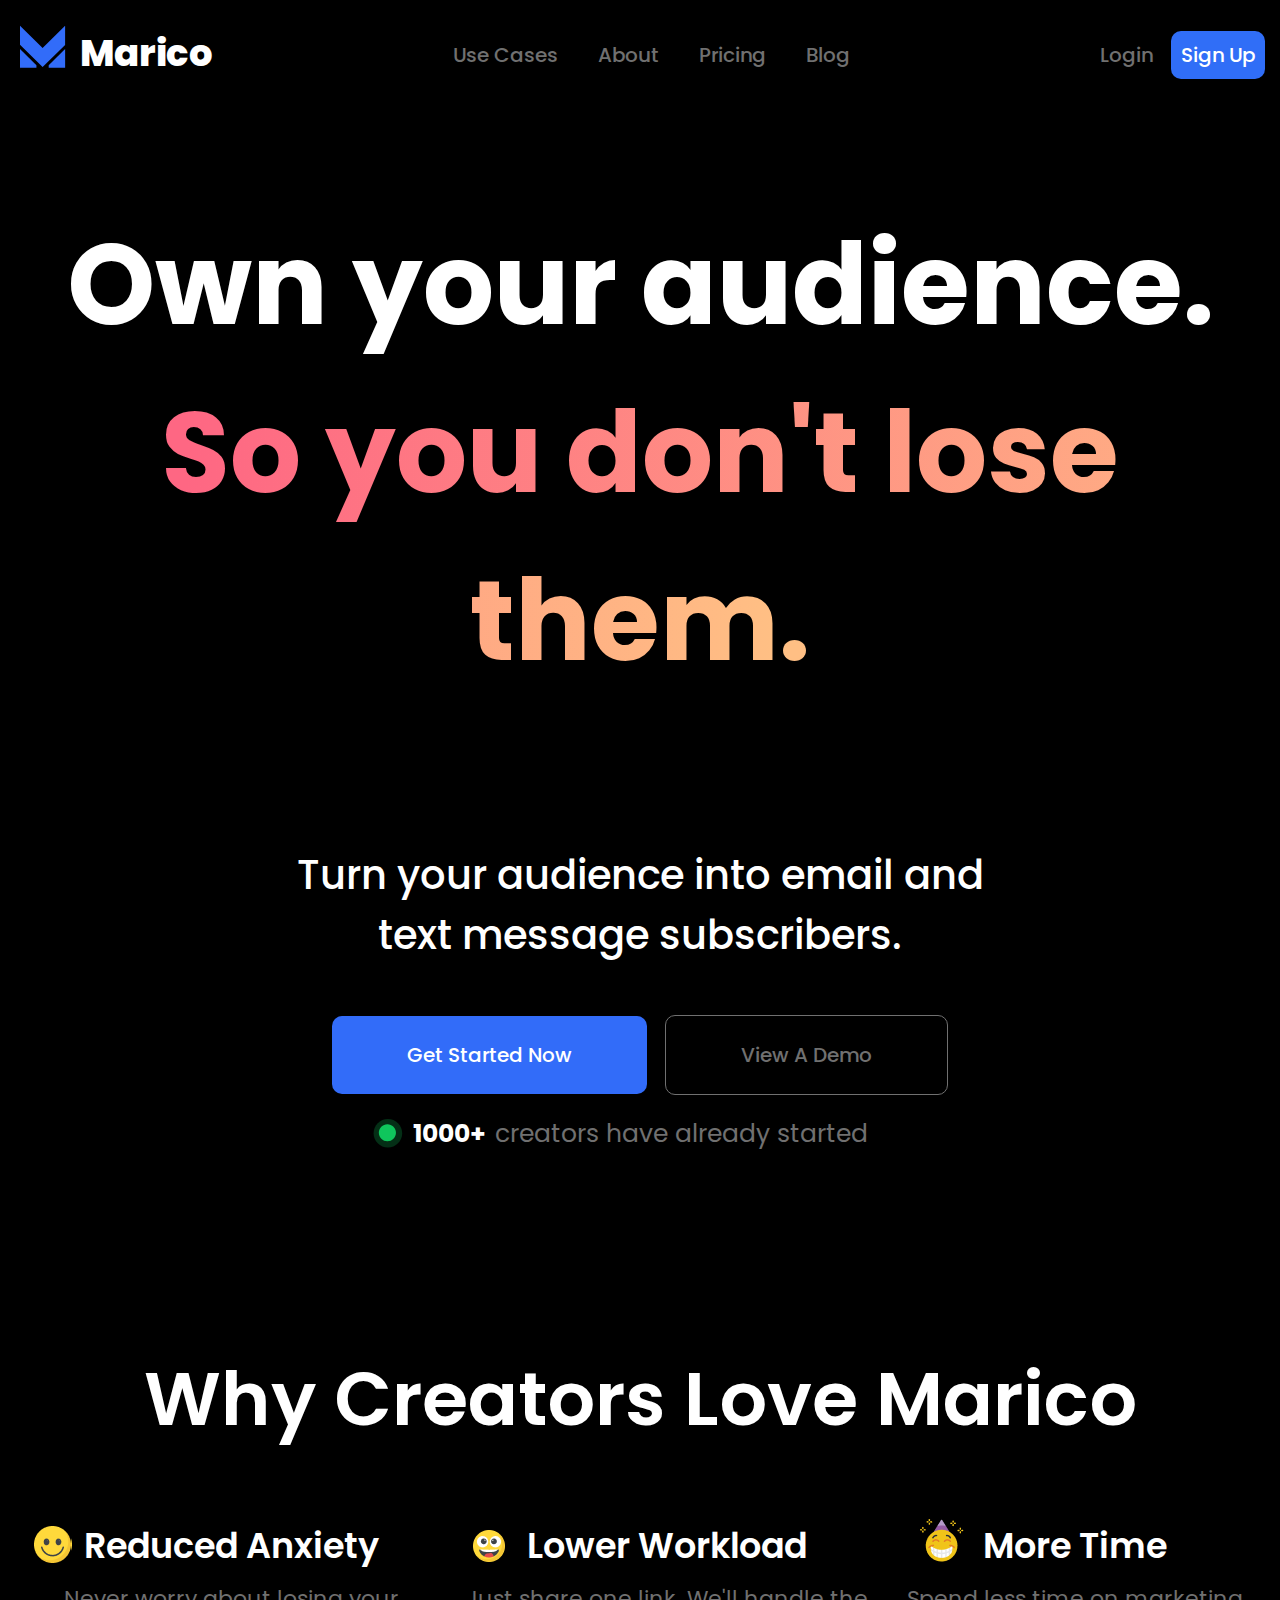
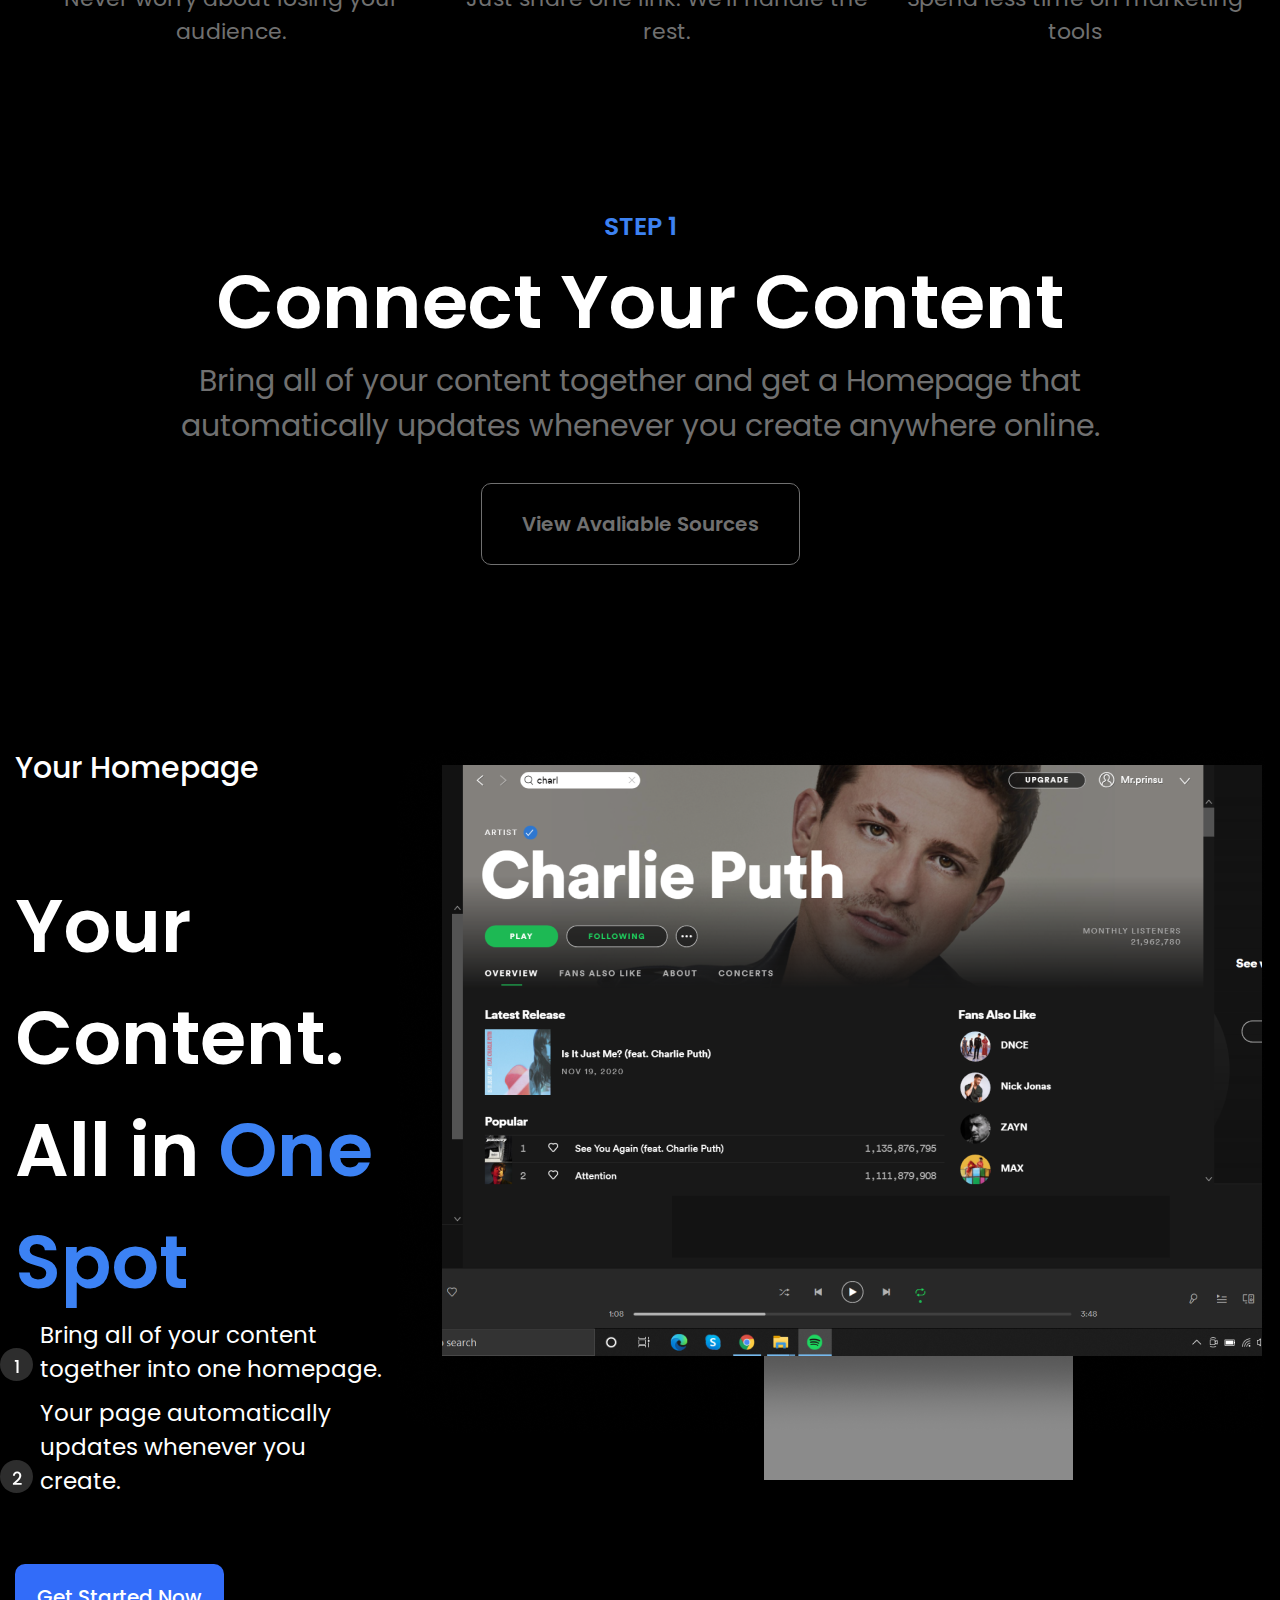
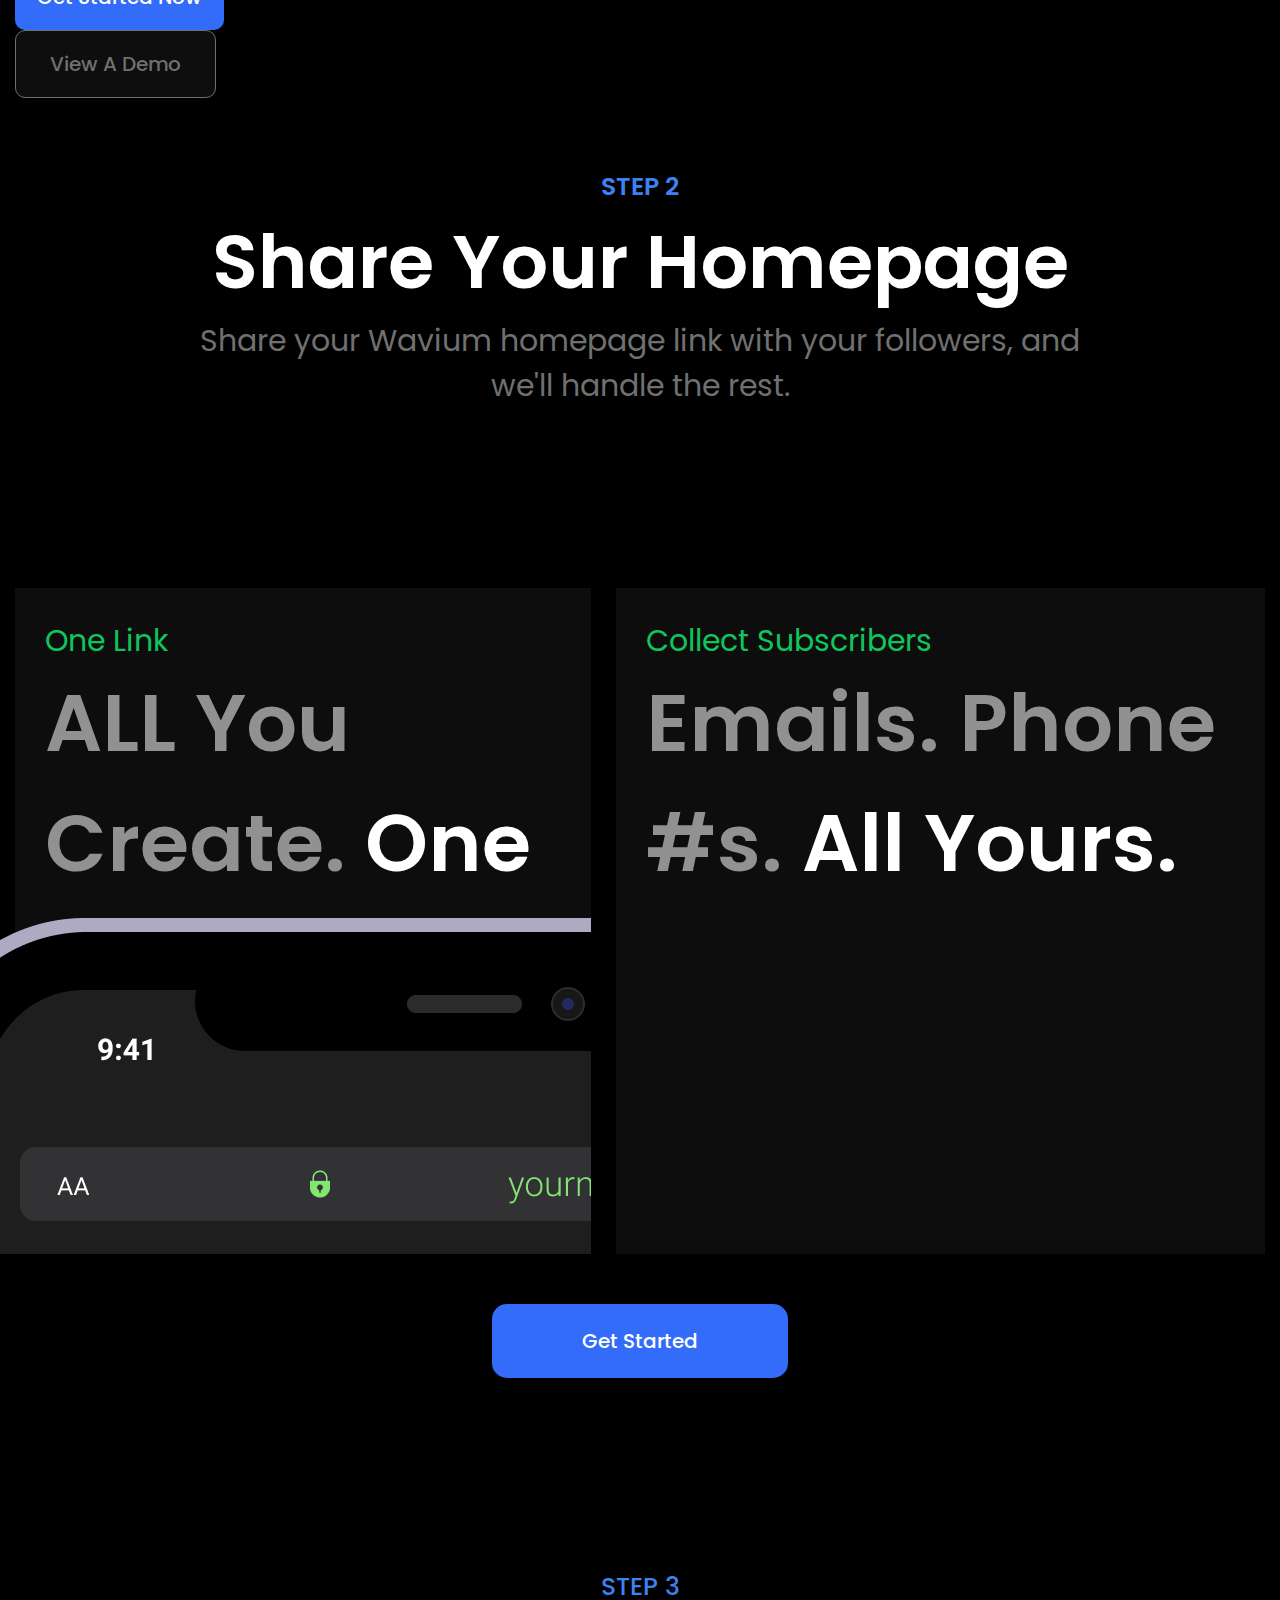
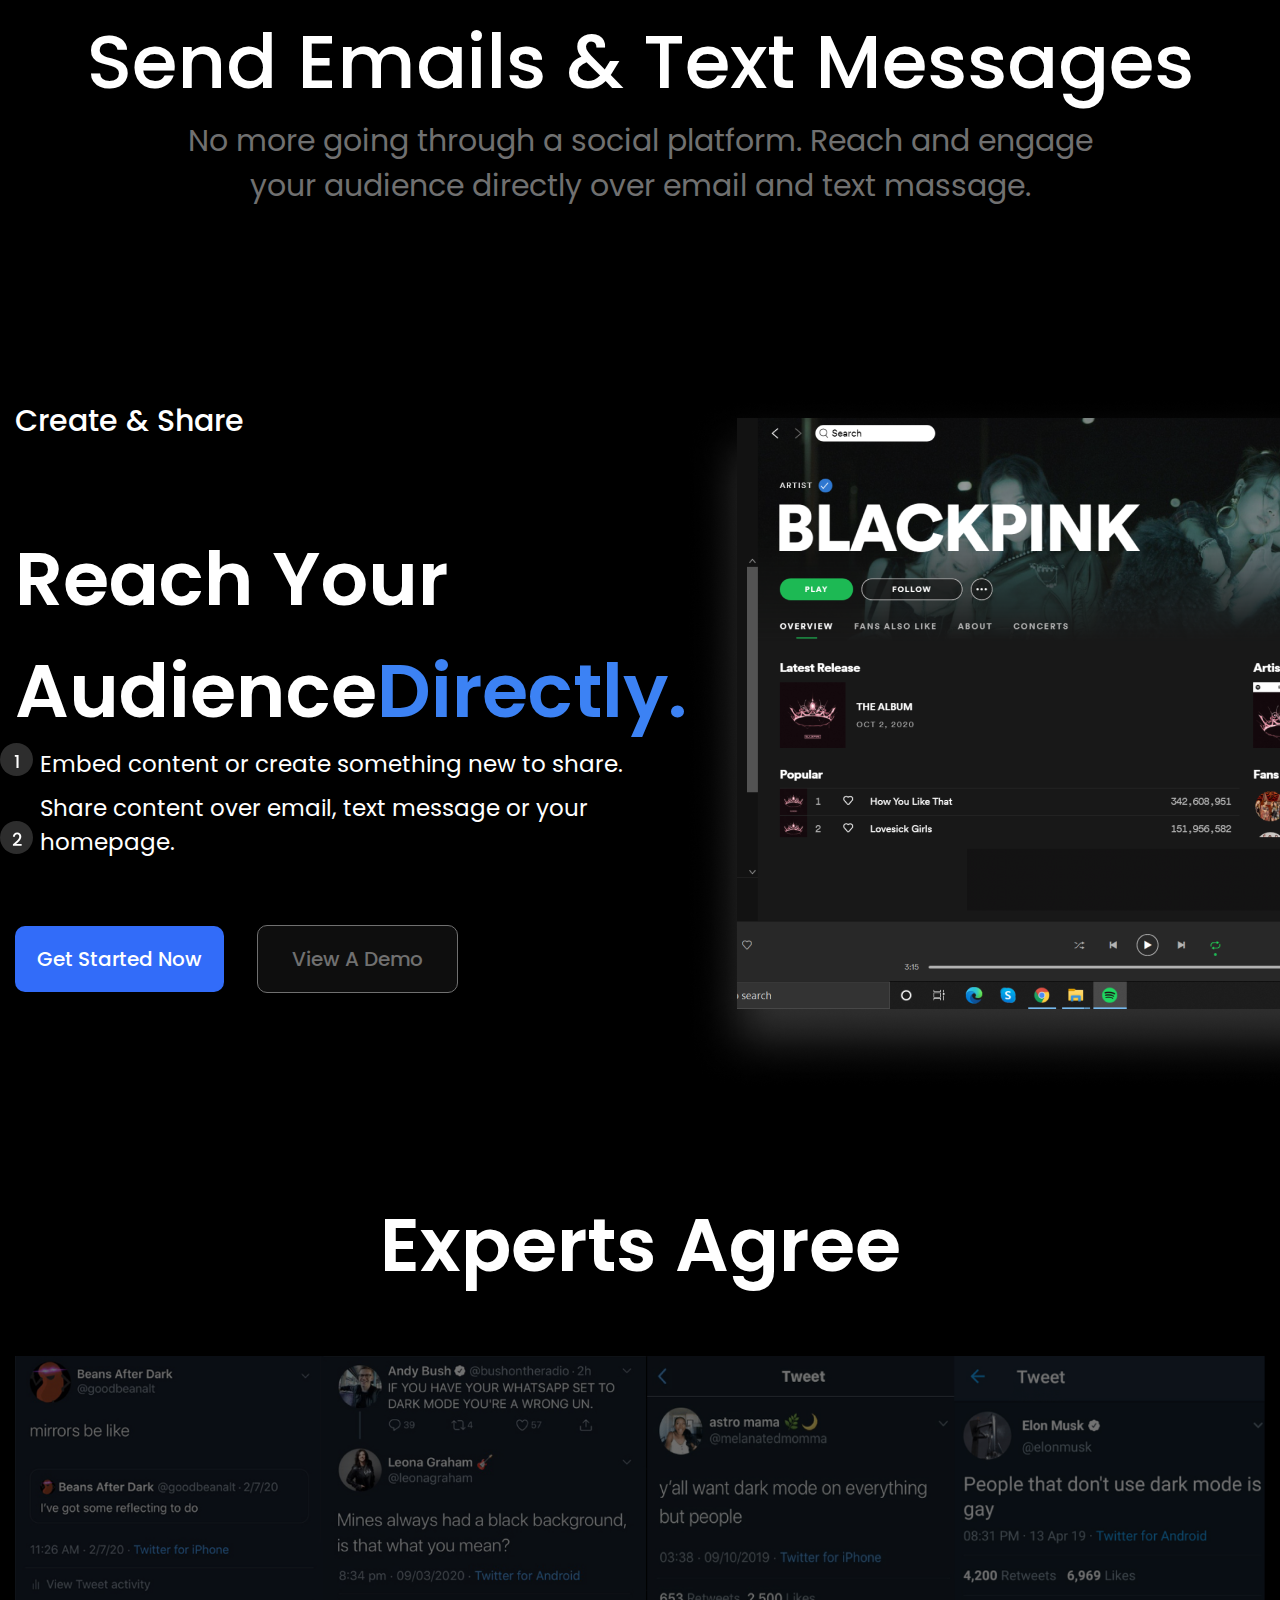
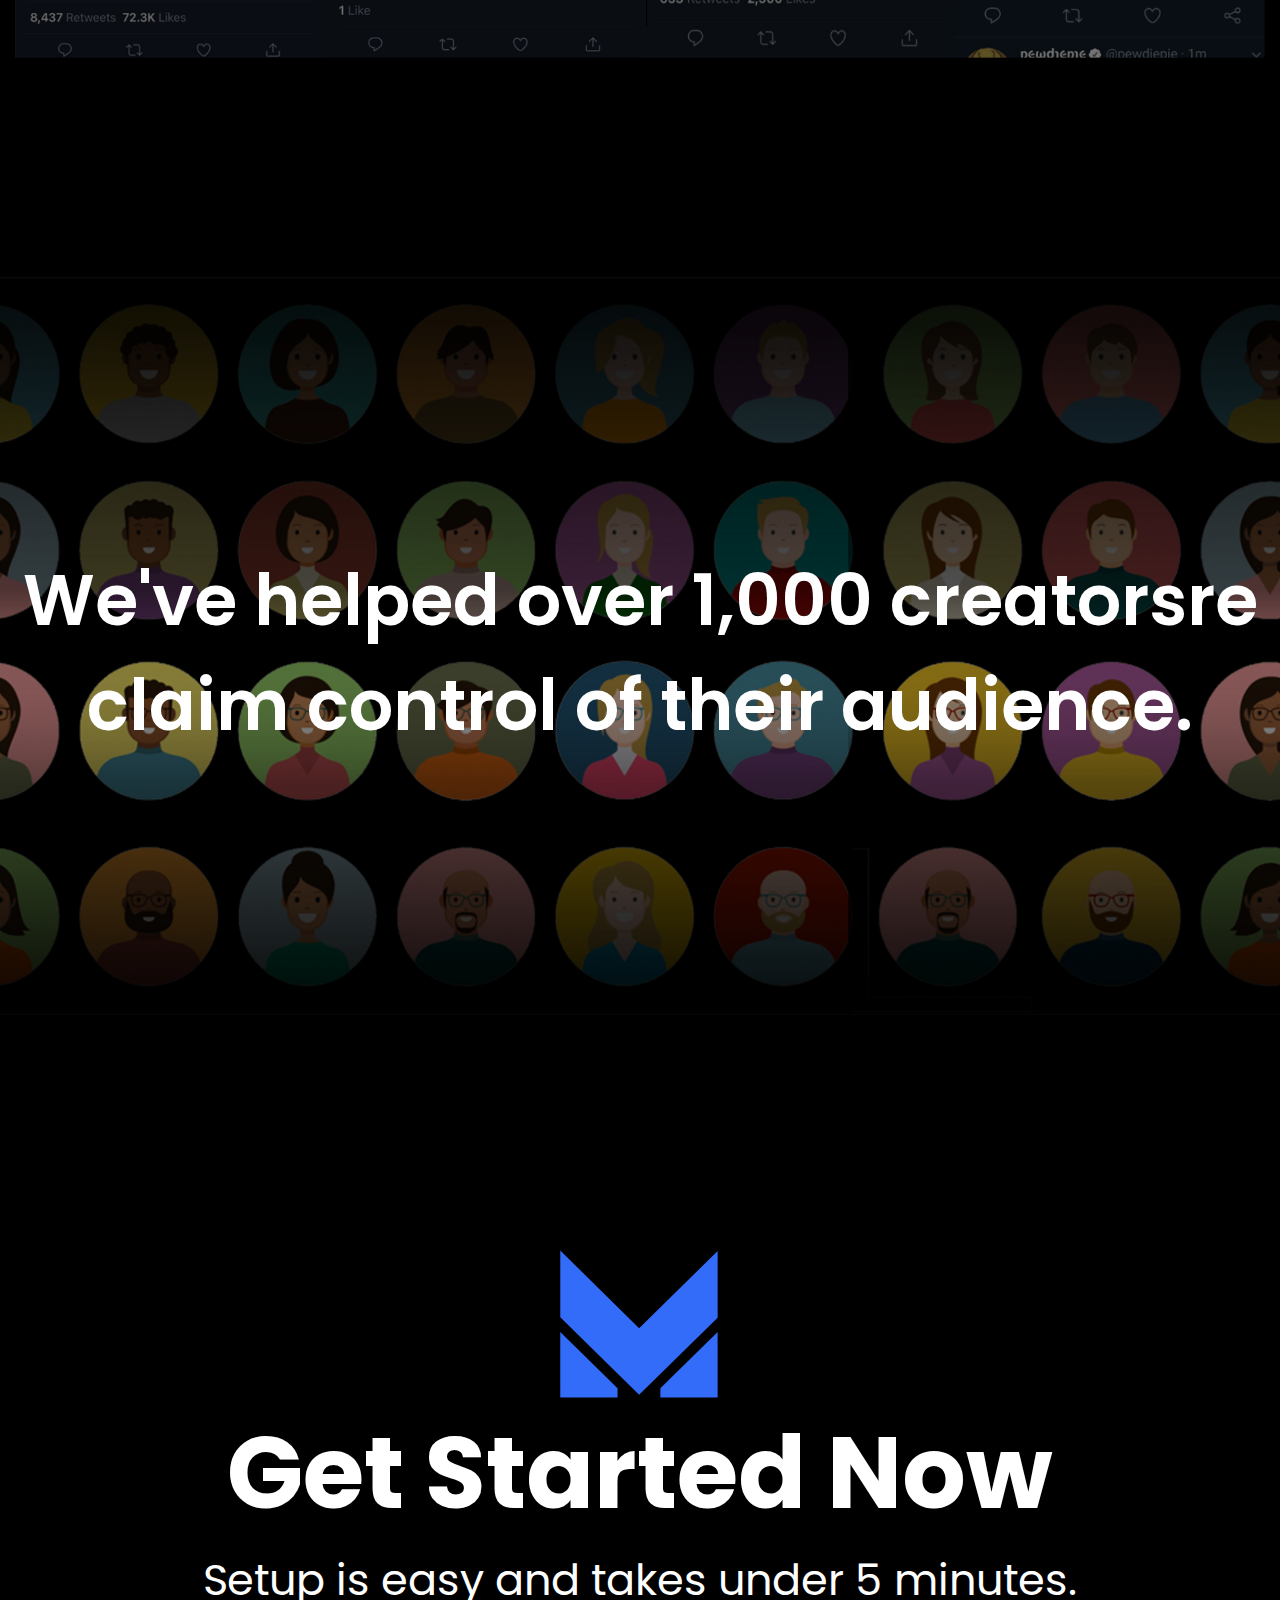
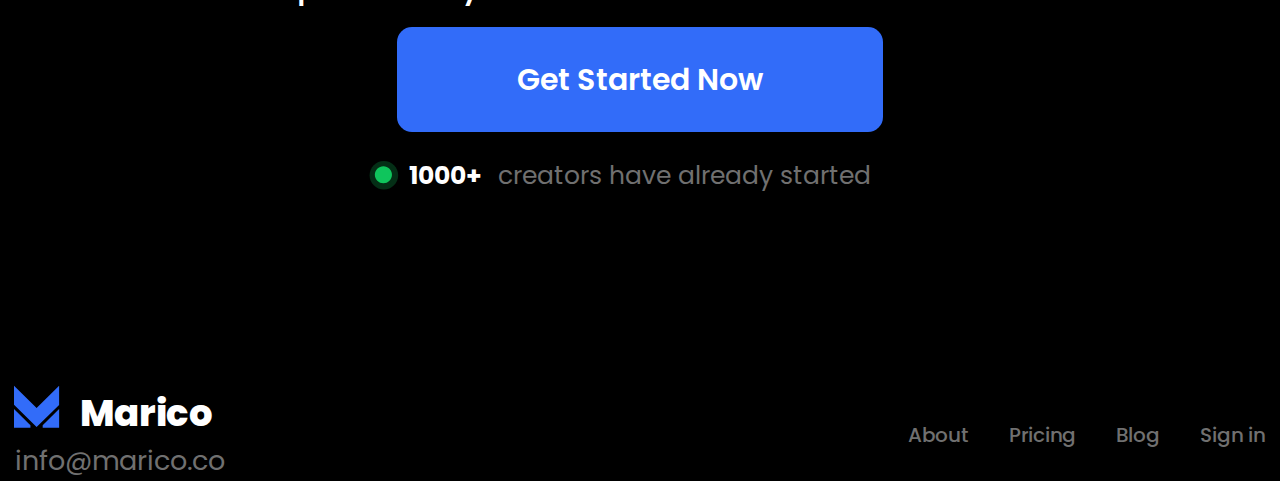
<file: index.html>
<!DOCTYPE html>
<html lang="ru">

<head>
    <meta charset="UTF-8">
    <meta http-equiv="X-UA-Compatible" content="IE=edge">
    <link rel="stylesheet" href="css/style.css">
    <link rel="stylesheet" href="css/fonts.css">
    <link rel="shortcut icon" href="./images/header/logo.svg" type="image/x-icon">
    <title>Marico</title>
</head>

<body>
    <div class="wrapper">
        <header class="header">
            <div class="container">
                <div class="header__content">
                    <p class="header__logo">Marico</p>
                    <nav class="header__nav">
                        <ul class="header__list">
                            <li class="header__item">
                                <a href="#" class="header__link">Use Cases</a>
                            </li>
                            <li class="header__item">
                                <a href="./about-us.html" class="header__link">About</a>
                            </li>
                            <li class="header__item">
                                <a href="./pricing.html" class="header__link">Pricing</a>
                            </li>
                            <li class="header__item">
                                <a href="./blog.html" class="header__link">Blog</a>
                            </li>
                        </ul>
                    </nav>
                    <div class="header__box">
                        <a href="./log-in.html" class="header__box-log">Login</a>
                        <a href="./sign-up.html" class="header__box-sign">Sign Up</a>
                    </div>
                </div>
            </div>
        </header>
        <main class="main">
            <div class="container">
                <div class="main__top">
                    <h1 class="main__title">Own your audience.<br><span>So you don't lose them.</span></h1>
                    <p class="main__subtitle">Turn your audience into email and<br> text message subscribers.</p>
                    <div class="main__box">
                        <button class="main__btn-1">Get Started Now</button>
                        <button class="main__btn-2">View A Demo</button>
                    </div>
                    <p class="main__subbox"><span>1000+</span>creators have already started</p>
                </div>
                <div class="main__bottom">
                    <h2 class="main__bottom-title">Why Creators Love Marico</h2>
                    <div class="main__bottom-body">
                        <div class="main__bottom-box">
                            <p id="smile-1" class="main__bottom-text">Reduced Anxiety</p>
                            <p class="main__bottom-subtext">Never worry about losing your audience.</p>
                        </div>
                        <div class="main__bottom-box">
                            <p id="smile-2" class="main__bottom-text">Lower Workload</p>
                            <p class="main__bottom-subtext">Just share one link. We'll handle the rest.</p>
                        </div>
                        <div class="main__bottom-box">
                            <p id="smile-3" class="main__bottom-text">More Time</p>
                            <p class="main__bottom-subtext">Spend less time on marketing tools</p>
                        </div>
                    </div>
                </div>
            </div>
        </main>
        <section class="step-1">
            <div class="container">
                <div class="step-1__top">
                    <p class="step-1__blue">STEP 1</p>
                    <h3 class="step-1__title">Connect Your Content</h3>
                    <p class="step-1__text">Bring all of your content together and get a Homepage that<br> automatically
                        updates whenever you create anywhere online.</p>
                    <button class="step-1__btn">View Avaliable Sources</button>
                </div>
                <div class="step-1__bottom">
                    <div class="step-1__left">
                        <p class="step-1__left-subtitle">Your Homepage</p>
                        <h4 class="step-1__left-title">Your Content.<br>All in <span>One Spot</span></h4>
                        <p class="step-1__left-1">Bring all of your content together into one homepage.</p>
                        <p class="step-1__left-2">Your page automatically updates whenever you create.</p>
                        <div class="step-1__left-box">
                            <button class="step-1__left-btn-1">Get Started Now</button>
                            <button class="step-1__left-btn-2">View A Demo</button>
                        </div>
                    </div>
                    <div class="step-1__right">
                        <img src="./images/step-1/Screen.png" alt="#" class="step-1__img">
                    </div>
                </div>
            </div>
        </section>
        <section class="step-2">
            <div class="container">
                <div class="step-2__top">
                    <p class="step-2__blue">STEP 2</p>
                    <h4 class="step-2__title">Share Your Homepage</h4>
                    <p class="step-2__text">Share your Wavium homepage link with your followers, and<br> we'll handle
                        the rest.</p>
                </div>
                <div class="step-2__bottom">
                    <div class="step-2__left">
                        <p class="step-2__green">One Link</p>
                        <p class="step-2__bottom-title">ALL You Create. <span>One Link</span></p>
                    </div>
                    <div class="step-2__right">
                        <p class="step-2__green">Collect Subscribers</p>
                        <p class="step-2__bottom-title">Emails. Phone #s. <span>All Yours.</span></p>
                    </div>
                </div>
                <div class="step-2__box">
                    <button class="step-2__btn">Get Started</button>
                </div>
            </div>
        </section>
        <section class="step-3">
            <div class="container">
                <div class="step-3__top">
                    <p class="step-3__blue">STEP 3</p>
                    <h4 class="step-3__title">Send Emails & Text Messages</h4>
                    <p class="step-3__text">No more going through a social platform. Reach and engage<br> your audience
                        directly over email and text massage.</p>
                </div>
                <div class="step-1__bottom">
                    <div class="step-1__left">
                        <p class="step-1__left-subtitle">Create & Share</p>
                        <h4 class="step-1__left-title">Reach Your<br> Audience<span>Directly.</span></h4>
                        <p class="step-1__left-1">Embed content or create something new to share.</p>
                        <p class="step-1__left-2">Share content over email, text message or your homepage.</p>
                        <div class="step-1__left-box">
                            <button class="step-1__left-btn-1">Get Started Now</button>
                            <button class="step-1__left-btn-2">View A Demo</button>
                        </div>
                    </div>
                    <div class="step-1__right">
                        <img src="./images/step-3/Image.png" alt="#" class="step-1__img">
                    </div>
                </div>
            </div>
        </section>
        <section class="expert">
            <div class="container">
                <div class="expert__content">
                    <h5 class="expert__title">Experts Agree</h5>
                    <img src="./images/experts/1.png" alt="#" class="expert__img">
                </div>
            </div>
        </section>
        <section class="audience">
            <div class="container">
                <h6 class="audience__title">We've helped over 1,000 creatorsre<br> claim control of their audience.</h6>
            </div>
        </section>
        <section class="started">
            <div class="container">
                <div class="started__content">
                    <img src="./images/header/logo.svg" alt="#" class="started__img">
                    <h6 class="started__title">Get Started Now</h6>
                    <p class="started__text">Setup is easy and takes under 5 minutes.</p>
                    <button class="started__btn">Get Started Now</button>
                    <p class="started__subbtn"><span>1000+</span> creators have already started</p>
                </div>
            </div>
        </section>
        <footer class="footer">
            <div class="container">
                <div class="footer__content">
                    <div class="footer__left">
                        <p class="footer__logo">Marico</p>
                        <p class="footer__sublogo">info@marico.co</p>
                    </div>
                    <div class="footer__right">
                        <nav class="footer__nav">
                            <ul class="footer__list">
                                <li class="footer__item">
                                    <a href="./about-us.html" class="footer__link">About</a>
                                </li>
                                <li class="footer__item">
                                    <a href="./pricing.html" class="footer__link">Pricing</a>
                                </li>
                                <li class="footer__item">
                                    <a href="./blog.html" class="footer__link">Blog</a>
                                </li>
                                <li class="footer__item">
                                    <a href="./sign-up.html" class="footer__link">Sign in</a>
                                </li>
                            </ul>
                        </nav>
                    </div>
                </div>
            </div>
        </footer>
    </div>
    <script src="./js/main.js"></script>
</body>

</html>
</file>
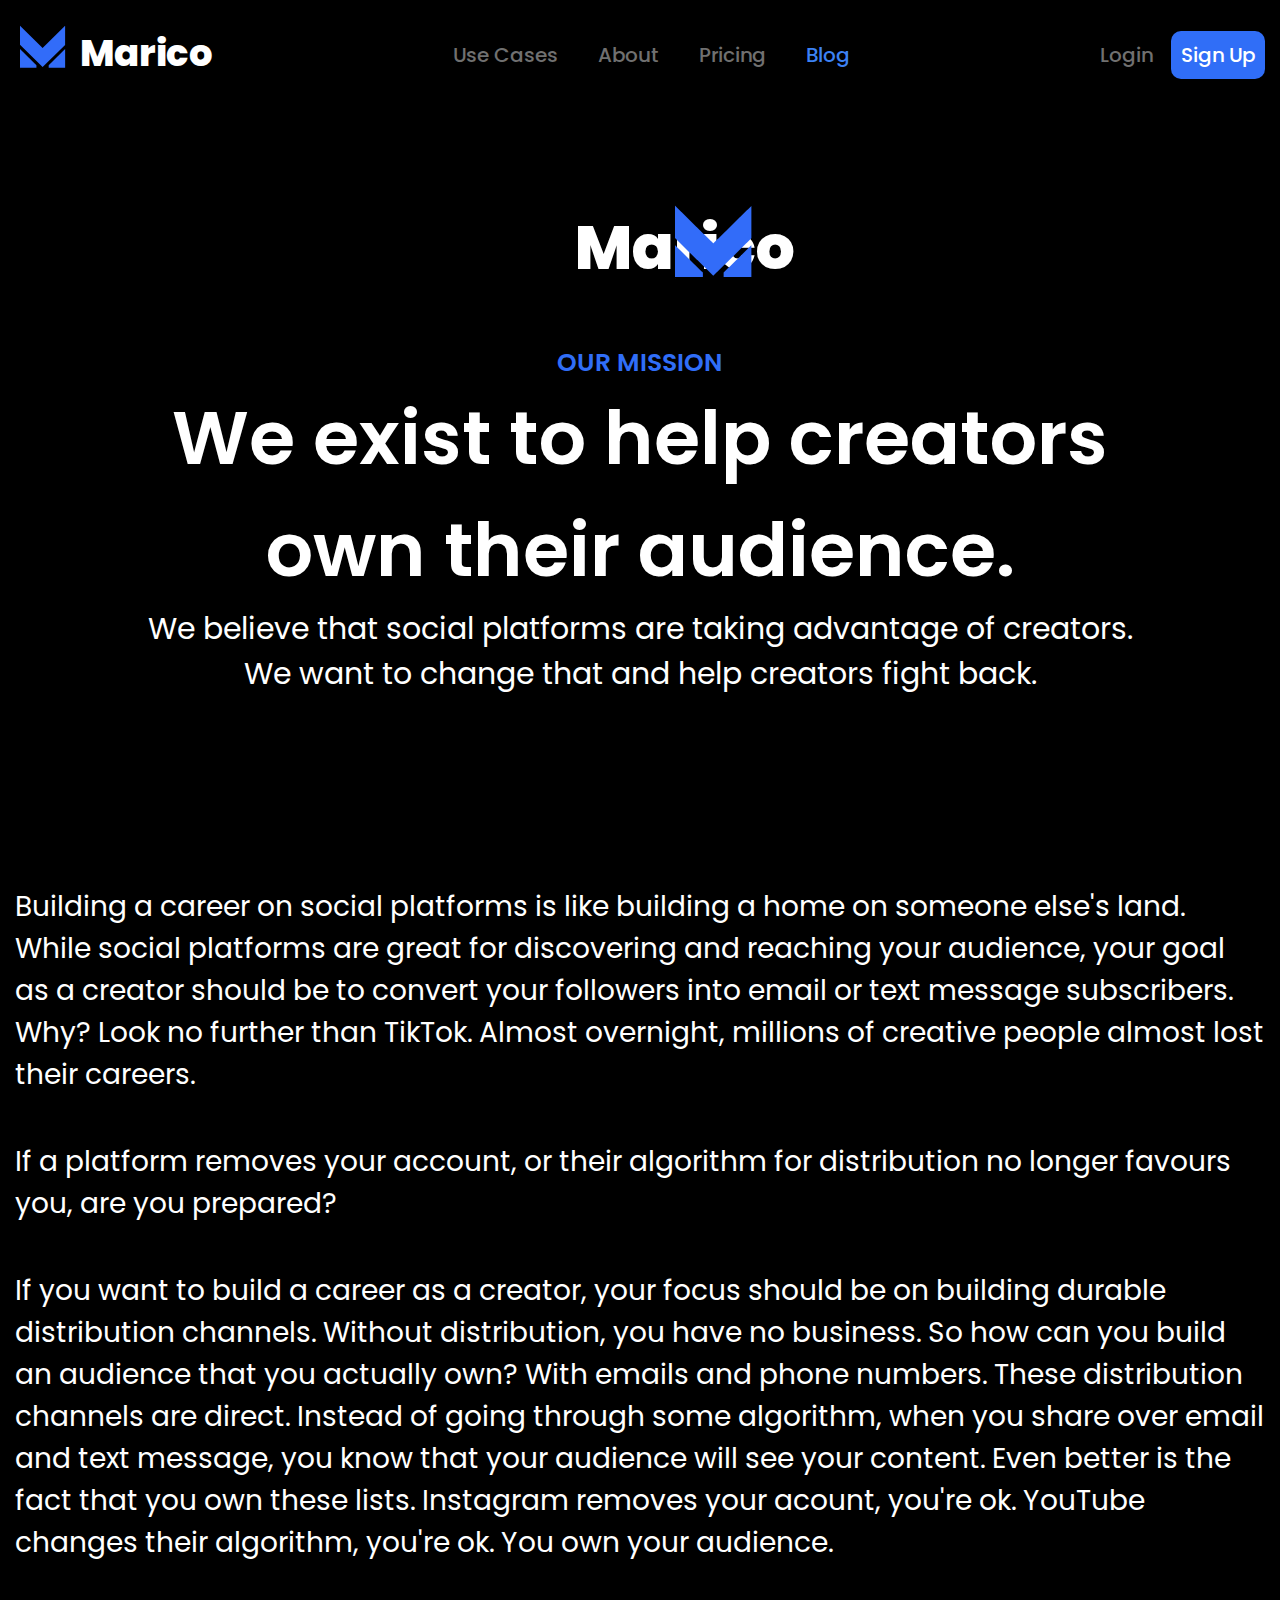
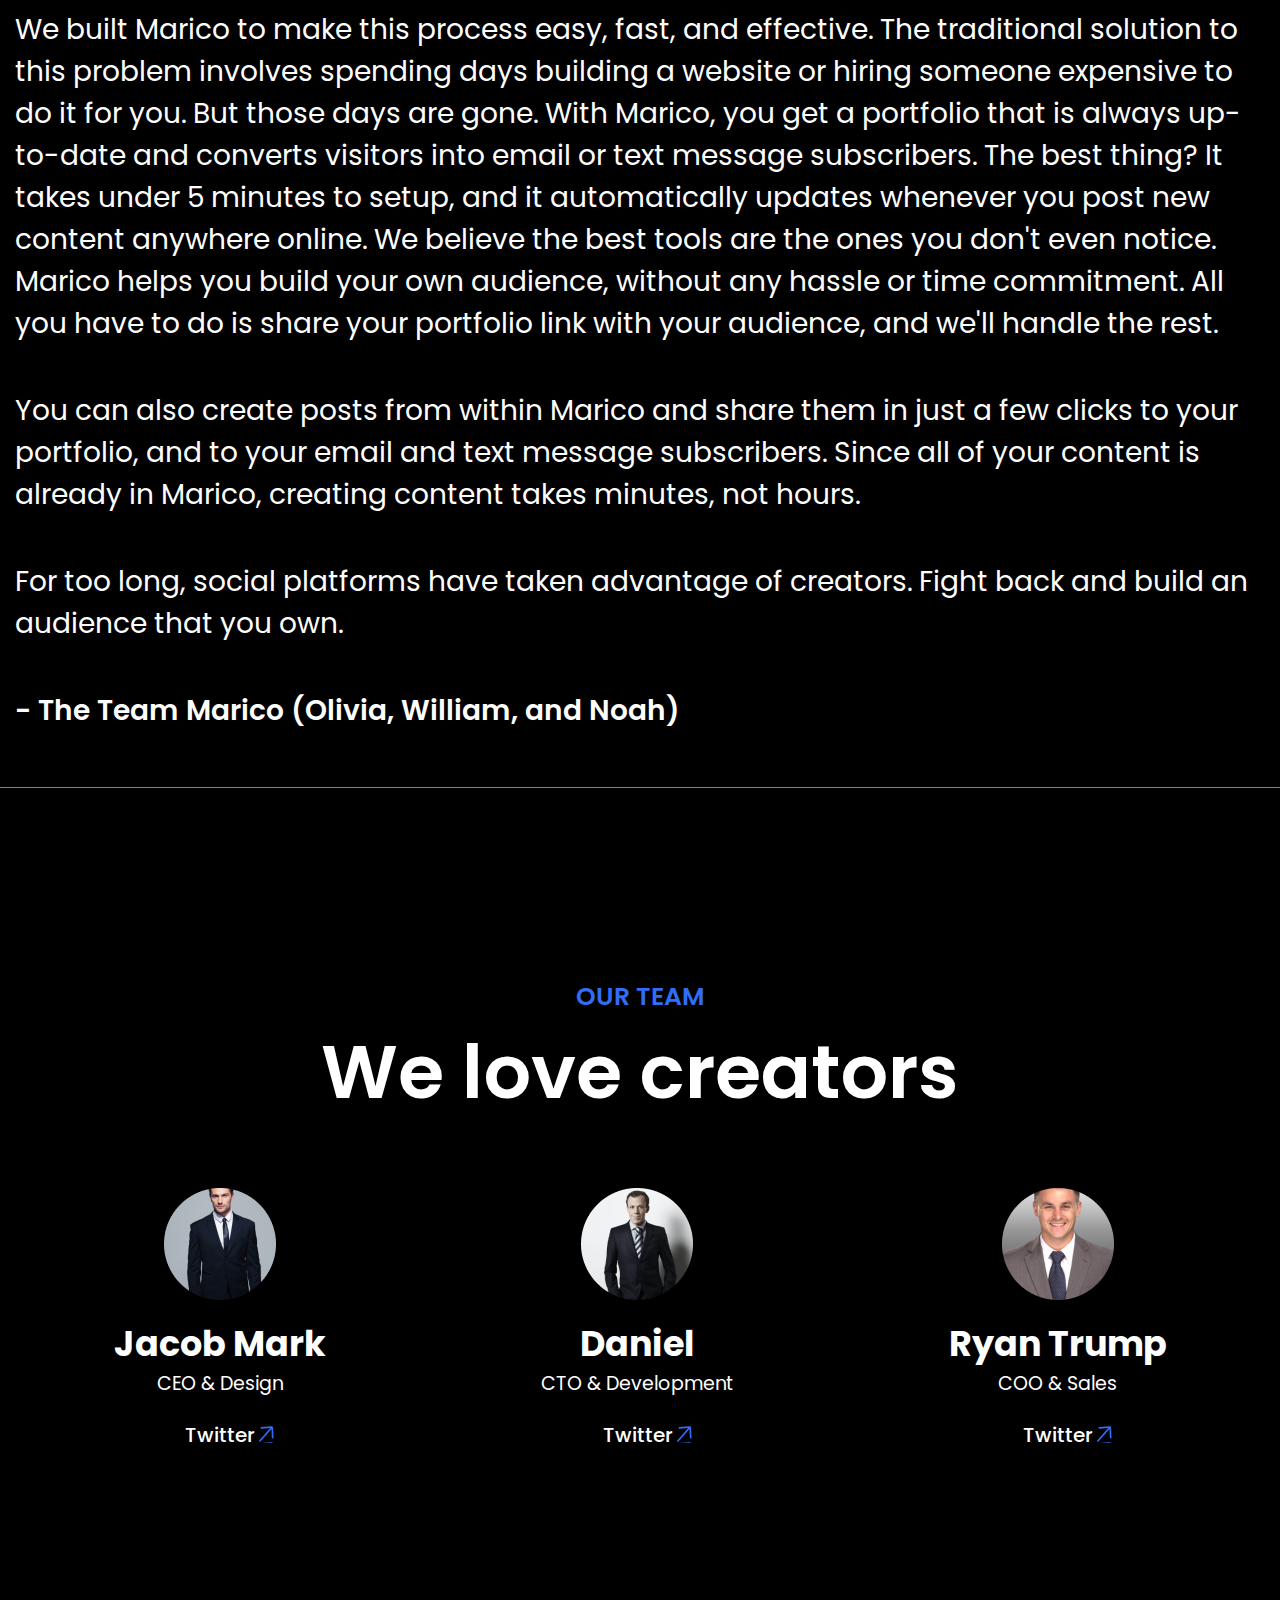
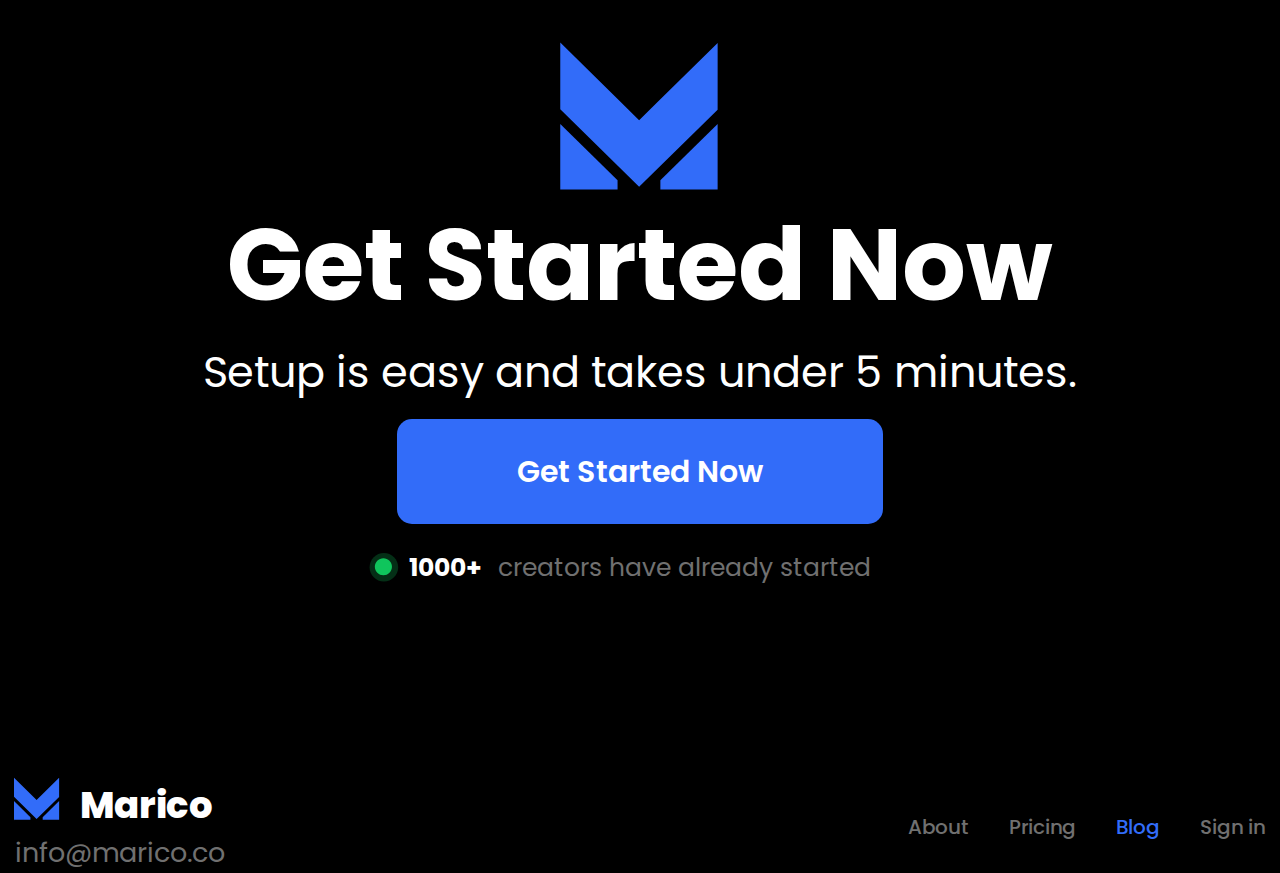
<file: about-us.html>
<!DOCTYPE html>
<html lang="ru">

<head>
    <meta charset="UTF-8">
    <meta http-equiv="X-UA-Compatible" content="IE=edge">
    <link rel="stylesheet" href="css/about-us.css">
    <link rel="stylesheet" href="css/fonts.css">
    <link rel="shortcut icon" href="./images/header/logo.svg" type="image/x-icon">
    <title>Blog</title>
</head>

<body>
    <div class="wrapper">
        <header class="header">
            <div class="container">
                <div class="header__content">
                    <a class="header__logo" href="./index.html">Marico</a>
                    <nav class="header__nav">
                        <ul class="header__list">
                            <li class="header__item">
                                <a href="#" id="nav-1" class="header__link">Use Cases</a>
                            </li>
                            <li class="header__item">
                                <a href="#" id="nav-2" class="header__link">About</a>
                            </li>
                            <li class="header__item">
                                <a href="./pricing.html" id="nav-3" class="header__link">Pricing</a>
                            </li>
                            <li class="header__item">
                                <a href="./blog.html" id="nav-4" class="header__link">Blog</a>
                            </li>
                        </ul>
                    </nav>
                    <div class="header__box">
                        <a class="header__box-log" href="./log-in.html">Login</a>
                        <a class="header__box-sign" href="./sign-up.html">Sign Up</a>
                    </div>
                </div>
            </div>
        </header>
        <section class="mission">
            <div class="container">
                <p class="mission__logo">Marico</p>
                <p class="mission__blue">OUR MISSION</p>
                <h1 class="mission__title">We exist to help creators<br>own their audience.</h1>
                <p class="mission__subtitle">We believe that social platforms are taking advantage of creators.<br>We
                    want to change that and help creators fight back. </p>
                <div class="mission__body">
                    <p class="mission__text">Building a career on social platforms is like building a home on someone
                        else's
                        land. While social platforms are great for discovering and reaching your audience,
                        your goal as a creator should be to convert your followers into email or text
                        message subscribers. Why? Look no further than TikTok. Almost overnight,
                        millions of creative people almost lost their careers. </p>
                    <p class="mission__text">If a platform removes your account, or their algorithm for distribution no
                        longer
                        favours you, are you prepared? </p>
                    <p class="mission__text">If you want to build a career as a creator, your focus should be on
                        building durable
                        distribution channels. Without distribution, you have no business. So how can you
                        build an audience that you actually own? With emails and phone numbers. These
                        distribution channels are direct. Instead of going through some algorithm, when
                        you share over email and text message, you know that your audience will see your
                        content. Even better is the fact that you own these lists. Instagram removes your
                        acount, you're ok. YouTube changes their algorithm, you're ok. You own your
                        audience. </p>
                    <p class="mission__text">We built Marico to make this process easy, fast, and effective. The
                        traditional
                        solution to this problem involves spending days building a website or hiring
                        someone expensive to do it for you. But those days are gone. With Marico, you
                        get a portfolio that is always up-to-date and converts visitors into email or text
                        message subscribers. The best thing? It takes under 5 minutes to setup, and it
                        automatically updates whenever you post new content anywhere online. We
                        believe the best tools are the ones you don't even notice. Marico helps you build
                        your own audience, without any hassle or time commitment. All you have to do is
                        share your portfolio link with your audience, and we'll handle the rest. </p>
                    <p class="mission__text">You can also create posts from within Marico and share them in just a few
                        clicks
                        to your portfolio, and to your email and text message subscribers. Since all of your
                        content is already in Marico, creating content takes minutes, not hours. </p>
                    <p class="mission__text">For too long, social platforms have taken advantage of creators. Fight back
                        and
                        build an audience that you own. </p>
                    <p class="mission__footer">- The Team Marico (Olivia, William, and Noah)</p>
                </div>
            </div>
        </section>
        <section class="team">
            <div class="container">
                <p class="team__subtitle">OUR TEAM</p>
                <h2 class="team__title">We love creators</h2>
                <div class="team__body">
                    <div class="team__bloc">
                        <img src="./images/team/Image.png" alt="#" class="team__img">
                        <p class="team__name">Jacob Mark</p>
                        <p class="team__profesion">CEO & Design</p>
                        <a href="#" class="team__link">Twitter</a>
                    </div>
                    <div class="team__bloc">
                        <img src="./images/team/Image-2.png" alt="#" class="team__img">
                        <p class="team__name">Daniel</p>
                        <p class="team__profesion">CTO & Development</p>
                        <a href="#" class="team__link">Twitter</a>
                    </div>
                    <div class="team__bloc">
                        <img src="./images/team/Image-3.png" alt="#" class="team__img">
                        <p class="team__name">Ryan Trump</p>
                        <p class="team__profesion">COO & Sales</p>
                        <a href="#" class="team__link">Twitter</a>
                    </div>
                </div>
            </div>
        </section>
        <section class="started">
            <div class="container">
                <div class="started__content">
                    <img src="./images/header/logo.svg" alt="#" class="started__img">
                    <h6 class="started__title">Get Started Now</h6>
                    <p class="started__text">Setup is easy and takes under 5 minutes.</p>
                    <button class="started__btn">Get Started Now</button>
                    <p class="started__subbtn"><span>1000+</span> creators have already started</p>
                </div>
            </div>
        </section>
        <footer class="footer">
            <div class="container">
                <div class="footer__content">
                    <div class="footer__left">
                        <p class="footer__logo">Marico</p>
                        <p class="footer__sublogo">info@marico.co</p>
                    </div>
                    <div class="footer__right">
                        <nav class="footer__nav">
                            <ul class="footer__list">
                                <li class="footer__item">
                                    <a href="#" class="footer__link">About</a>
                                </li>
                                <li class="footer__item">
                                    <a href="#" class="footer__link">Pricing</a>
                                </li>
                                <li class="footer__item">
                                    <a href="#" id="footer-3" class="footer__link">Blog</a>
                                </li>
                                <li class="footer__item">
                                    <a href="#" class="footer__link">Sign in</a>
                                </li>
                            </ul>
                        </nav>
                    </div>
                </div>
            </div>
        </footer>
    </div>
</body>

</html>
</file>
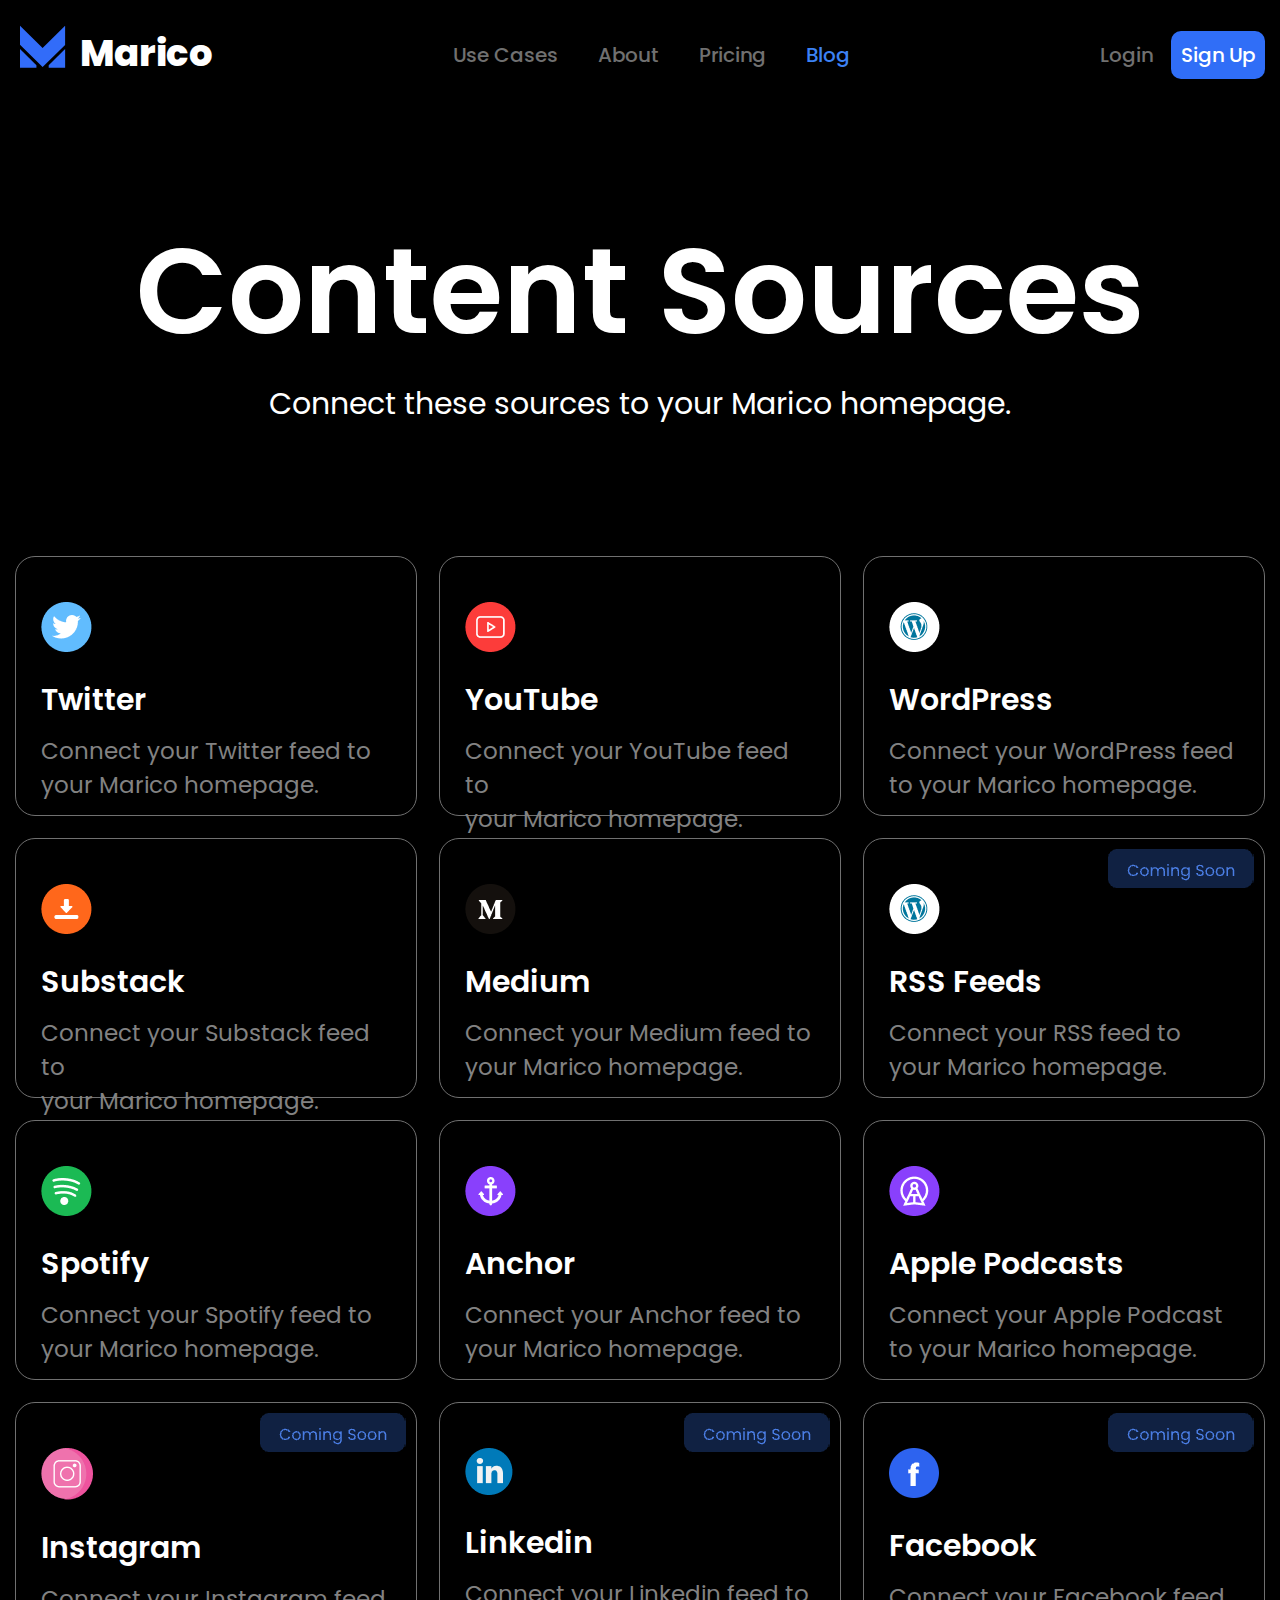
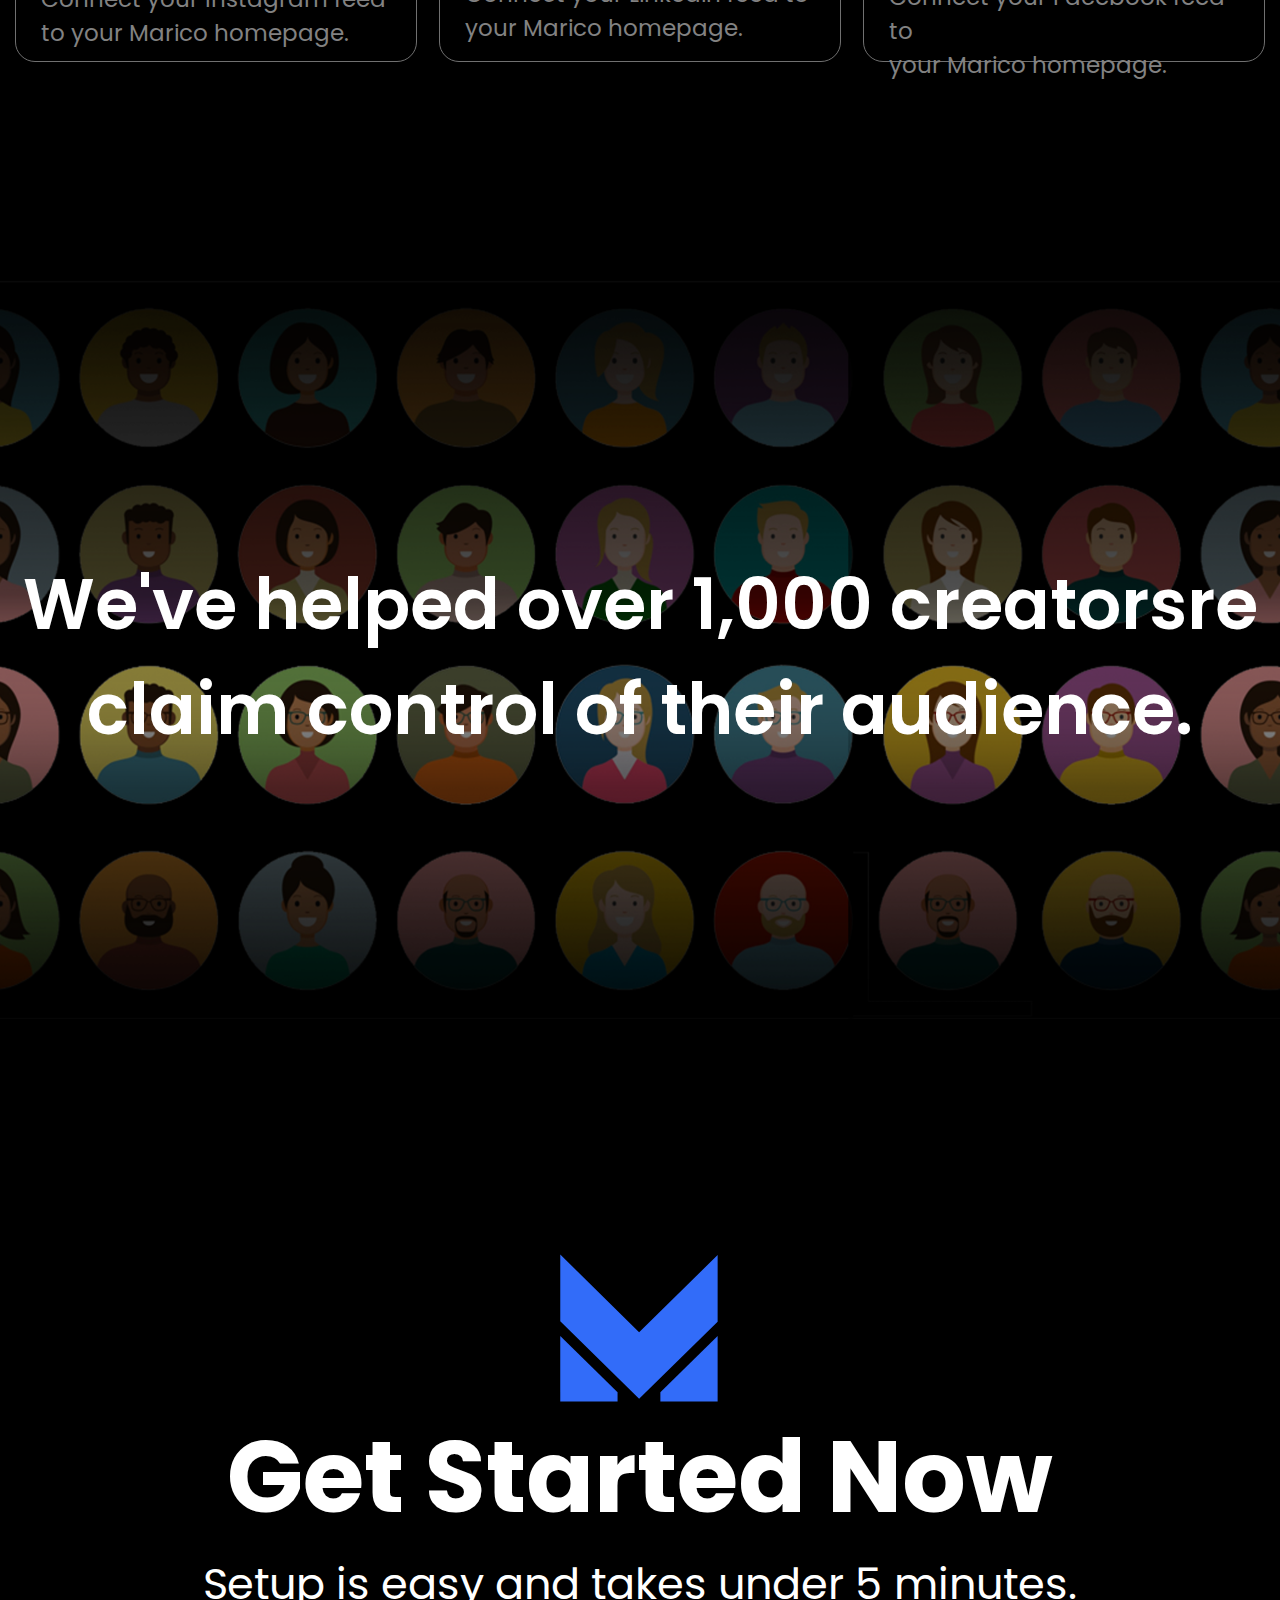
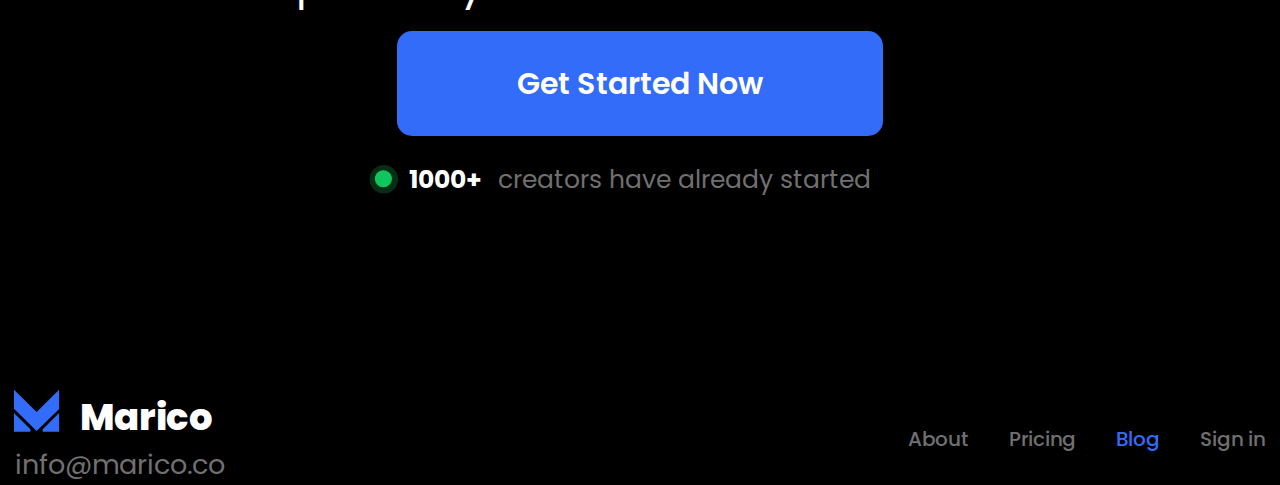
<file: blog.html>
<!DOCTYPE html>
<html lang="ru">

<head>
    <meta charset="UTF-8">
    <meta http-equiv="X-UA-Compatible" content="IE=edge">
    <link rel="stylesheet" href="css/blog.css">
    <link rel="stylesheet" href="css/fonts.css">
    <link rel="shortcut icon" href="./images/header/logo.svg" type="image/x-icon">
    <title>Blog</title>
</head>

<body>
    <div class="wrapper">
        <header class="header">
            <div class="container">
                <div class="header__content">
                    <a class="header__logo" href="./index.html">Marico</a>
                    <nav class="header__nav">
                        <ul class="header__list">
                            <li class="header__item">
                                <a href="#" id="nav-1" class="header__link">Use Cases</a>
                            </li>
                            <li class="header__item">
                                <a href="./about-us.html" id="nav-2" class="header__link">About</a>
                            </li>
                            <li class="header__item">
                                <a href="./pricing.html" id="nav-3" class="header__link">Pricing</a>
                            </li>
                            <li class="header__item">
                                <a href="#" id="nav-4" class="header__link">Blog</a>
                            </li>
                        </ul>
                    </nav>
                    <div class="header__box">
                        <a class="header__box-log" href="./log-in.html">Login</a>
                        <a class="header__box-sign" href="./sign-up.html">Sign Up</a>
                    </div>
                </div>
            </div>
        </header>
        <section class="sources">
            <div class="container">
                <h1 class="sources__title">Content Sources</h1>
                <p class="sources__subtitle">Connect these sources to your Marico homepage.</p>
                <div class="sources__grid">
                    <div class="sources__bloc">
                        <img src="./images/ico/Twitter_logo.png" alt="#" class="sources__img">
                        <p class="sources__subimg">Twitter</p>
                        <p class="sources__text">Connect your Twitter feed to<br>your Marico homepage.</p>
                    </div>
                    <div class="sources__bloc">
                        <img src="./images/ico/YouTube_logo.png" alt="#" class="sources__img">
                        <p class="sources__subimg">YouTube</p>
                        <p class="sources__text">Connect your YouTube feed to<br>your Marico homepage.</p>
                    </div>
                    <div class="sources__bloc">
                        <img src="./images/ico/Wordpress_logo.png" alt="#" class="sources__img">
                        <p class="sources__subimg">WordPress</p>
                        <p class="sources__text">Connect your WordPress feed<br>to your Marico homepage.</p>
                    </div>
                    <div class="sources__bloc">
                        <img src="./images/ico/Substack_logo.png" alt="#" class="sources__img">
                        <p class="sources__subimg">Substack</p>
                        <p class="sources__text">Connect your Substack feed to<br>your Marico homepage.</p>
                    </div>
                    <div class="sources__bloc">
                        <img src="./images/ico/Medium_logo.png" alt="#" class="sources__img">
                        <p class="sources__subimg">Medium</p>
                        <p class="sources__text">Connect your Medium feed to<br>your Marico homepage.</p>
                    </div>
                    <div class="sources__bloc">
                        <img src="./images/ico/Wordpress_logo.png" alt="#" class="sources__img">
                        <p class="sources__subimg">RSS Feeds</p>
                        <p class="sources__text">Connect your RSS feed to<br>your Marico homepage.</p>
                    </div>
                    <div class="sources__bloc">
                        <img src="./images/ico/Spotify_logo.png" alt="#" class="sources__img">
                        <p class="sources__subimg">Spotify</p>
                        <p class="sources__text">Connect your Spotify feed to<br>your Marico homepage.</p>
                    </div>
                    <div class="sources__bloc">
                        <img src="./images/ico/Anchor_logo.png" alt="#" class="sources__img">
                        <p class="sources__subimg">Anchor</p>
                        <p class="sources__text">Connect your Anchor feed to<br>your Marico homepage.</p>
                    </div>
                    <div class="sources__bloc">
                        <img src="./images/ico/Podcast_logo.png" alt="#" class="sources__img">
                        <p class="sources__subimg">Apple Podcasts</p>
                        <p class="sources__text">Connect your Apple Podcast<br>to your Marico homepage.</p>
                    </div>
                    <div class="sources__bloc">
                        <img src="./images/ico/Instagram_logo.png" alt="#" class="sources__img">
                        <p class="sources__subimg">Instagram</p>
                        <p class="sources__text">Connect your Instagram feed<br>to your Marico homepage.</p>
                    </div>
                    <div class="sources__bloc">
                        <img src="./images/ico/Linkedin_logo.png" alt="#" class="sources__img">
                        <p class="sources__subimg">Linkedin</p>
                        <p class="sources__text">Connect your Linkedin feed to<br>your Marico homepage.</p>
                    </div>
                    <div class="sources__bloc">
                        <img src="./images/ico/Facebook_logo.png" alt="#" class="sources__img">
                        <p class="sources__subimg">Facebook</p>
                        <p class="sources__text">Connect your Facebook feed to<br>your Marico homepage.</p>
                    </div>
                </div>
            </div>
        </section>
        <section class="audience">
            <div class="container">
                <h6 class="audience__title">We've helped over 1,000 creatorsre<br> claim control of their audience.</h6>
            </div>
        </section>
        <section class="started">
            <div class="container">
                <div class="started__content">
                    <img src="./images/header/logo.svg" alt="#" class="started__img">
                    <h6 class="started__title">Get Started Now</h6>
                    <p class="started__text">Setup is easy and takes under 5 minutes.</p>
                    <button class="started__btn">Get Started Now</button>
                    <p class="started__subbtn"><span>1000+</span> creators have already started</p>
                </div>
            </div>
        </section>
        <footer class="footer">
            <div class="container">
                <div class="footer__content">
                    <div class="footer__left">
                        <p class="footer__logo">Marico</p>
                        <p class="footer__sublogo">info@marico.co</p>
                    </div>
                    <div class="footer__right">
                        <nav class="footer__nav">
                            <ul class="footer__list">
                                <li class="footer__item">
                                    <a href="./about-us.html" class="footer__link">About</a>
                                </li>
                                <li class="footer__item">
                                    <a href="/pricing.html" class="footer__link">Pricing</a>
                                </li>
                                <li class="footer__item">
                                    <a href="#" id="footer-3" class="footer__link">Blog</a>
                                </li>
                                <li class="footer__item">
                                    <a href="./sign-up.html" class="footer__link">Sign in</a>
                                </li>
                            </ul>
                        </nav>
                    </div>
                </div>
            </div>
        </footer>
    </div>
</body>

</html>
</file>
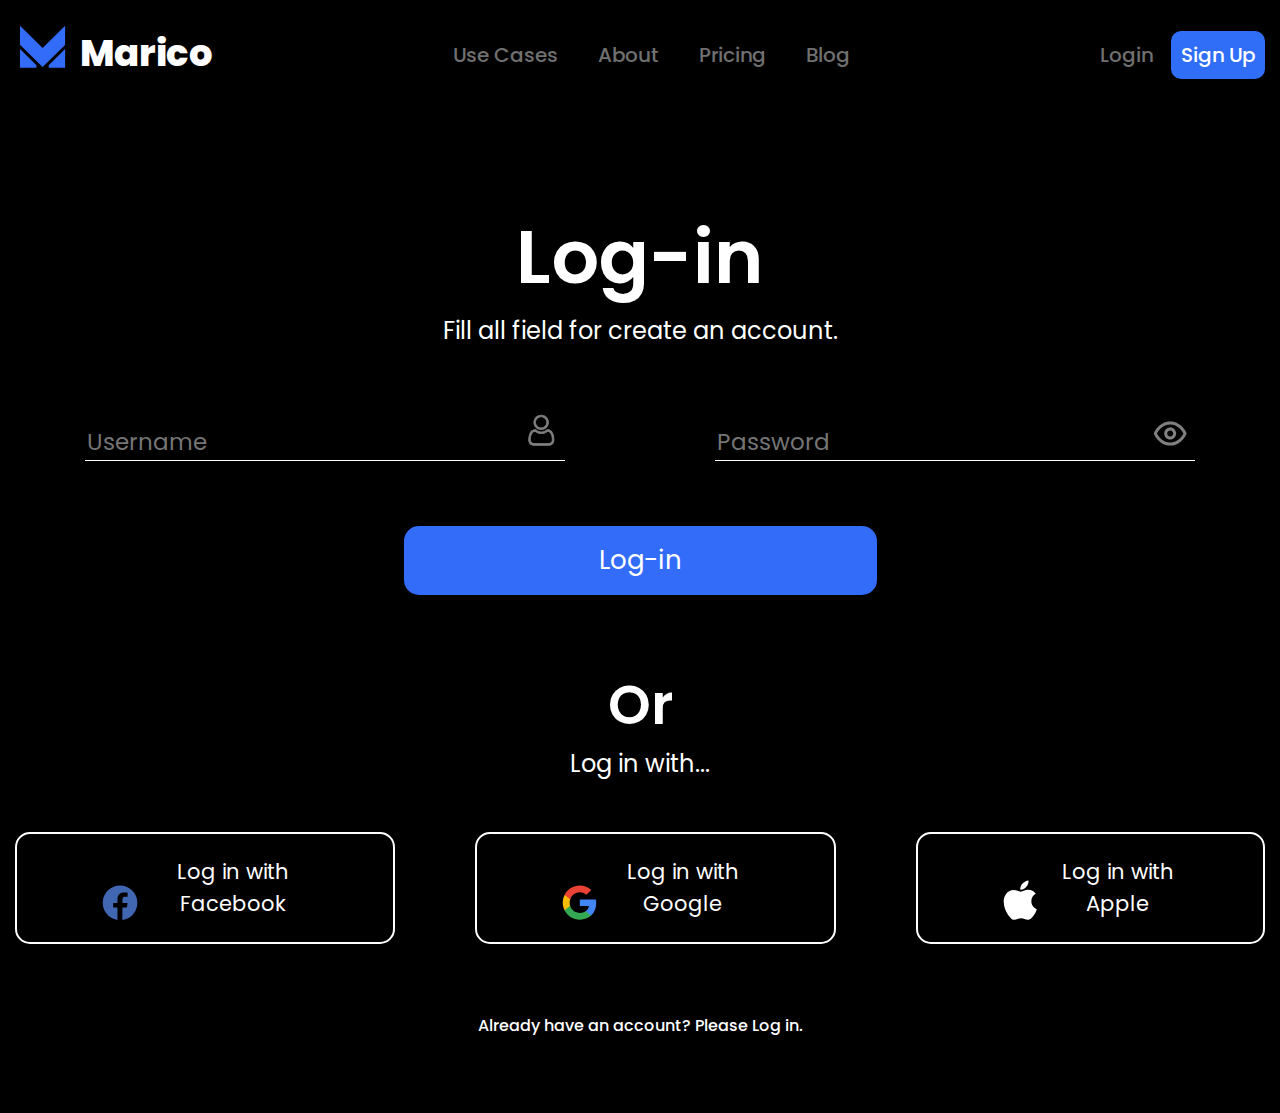
<file: log-in.html>
<!DOCTYPE html>
<html lang="ru">

<head>
    <meta charset="UTF-8">
    <meta http-equiv="X-UA-Compatible" content="IE=edge">
    <link rel="stylesheet" href="css/log-in.css">
    <link rel="stylesheet" href="css/fonts.css">
    <link rel="shortcut icon" href="./images/header/logo.svg" type="image/x-icon">
    <title>Log-in</title>
</head>

<body>
    <div class="wrapper">
        <header class="header">
            <div class="container">
                <div class="header__content">
                    <a class="header__logo" href="./index.html">Marico</a>
                    <nav class="header__nav">
                        <ul class="header__list">
                            <li class="header__item">
                                <a href="" id="nav-1" class="header__link">Use Cases</a>
                            </li>
                            <li class="header__item">
                                <a href="./about-us.html" id="nav-2" class="header__link">About</a>
                            </li>
                            <li class="header__item">
                                <a href="./pricing.html" id="nav-3" class="header__link">Pricing</a>
                            </li>
                            <li class="header__item">
                                <a href="./blog.html" id="nav-4" class="header__link">Blog</a>
                            </li>
                        </ul>
                    </nav>
                    <div class="header__box">
                        <a class="header__box-log" href="./log-in.html">Login</a>
                        <a class="header__box-sign" href="./sign-up.html">Sign Up</a>
                    </div>
                </div>
            </div>
        </header>
        <section class="log-in">
            <div class="container">
                <div class="log-in__content">
                    <h1 class="log-in__title">Log-in</h1>
                    <p class="log-in__subtitle">Fill all field for create an account.</p>
                    <div class="log-in__body">
                        <input id="user" placeholder="Username" type="text" class="log-in__input">
                        <input id="password" placeholder="Password" type="password" class="log-in__input">
                    </div>
                    <button class="log-in__btn">Log-in</button>
                    <div class="log-in__bottom">
                        <p class="log-in__bottom-title">Or</p>
                        <p class="log-in__bottom-subtitle">Log in with...</p>
                        <div class="log-in__bottom-box">
                            <button class="log-in__bottom-btn">Log in with Facebook</button>
                            <button class="log-in__bottom-btn">Log in with Google</button>
                            <button class="log-in__bottom-btn">Log in with Apple</button>
                        </div>
                        <p class="log-in__bottom-subbox">Already have an account? Please Log in.</p>
                    </div>
                </div>
            </div>
        </section>
    </div>
</body>

</html>
</file>
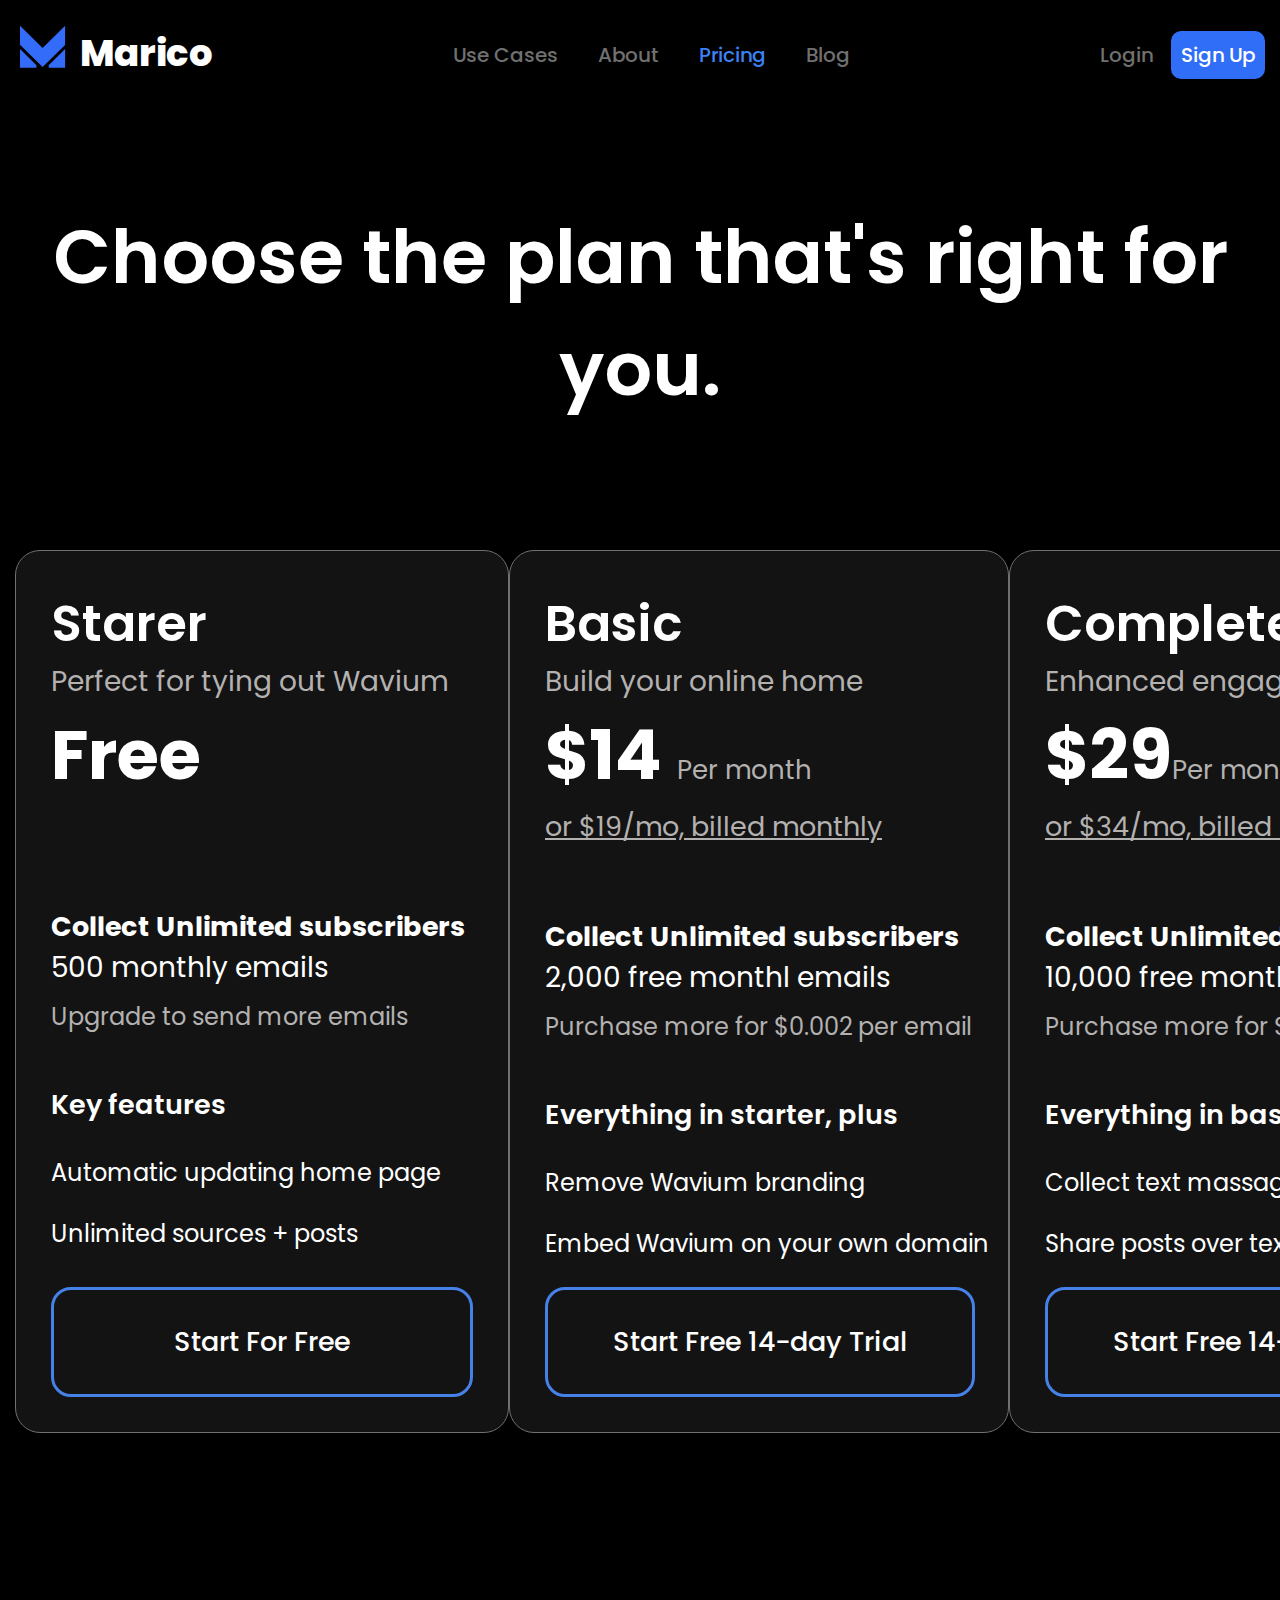
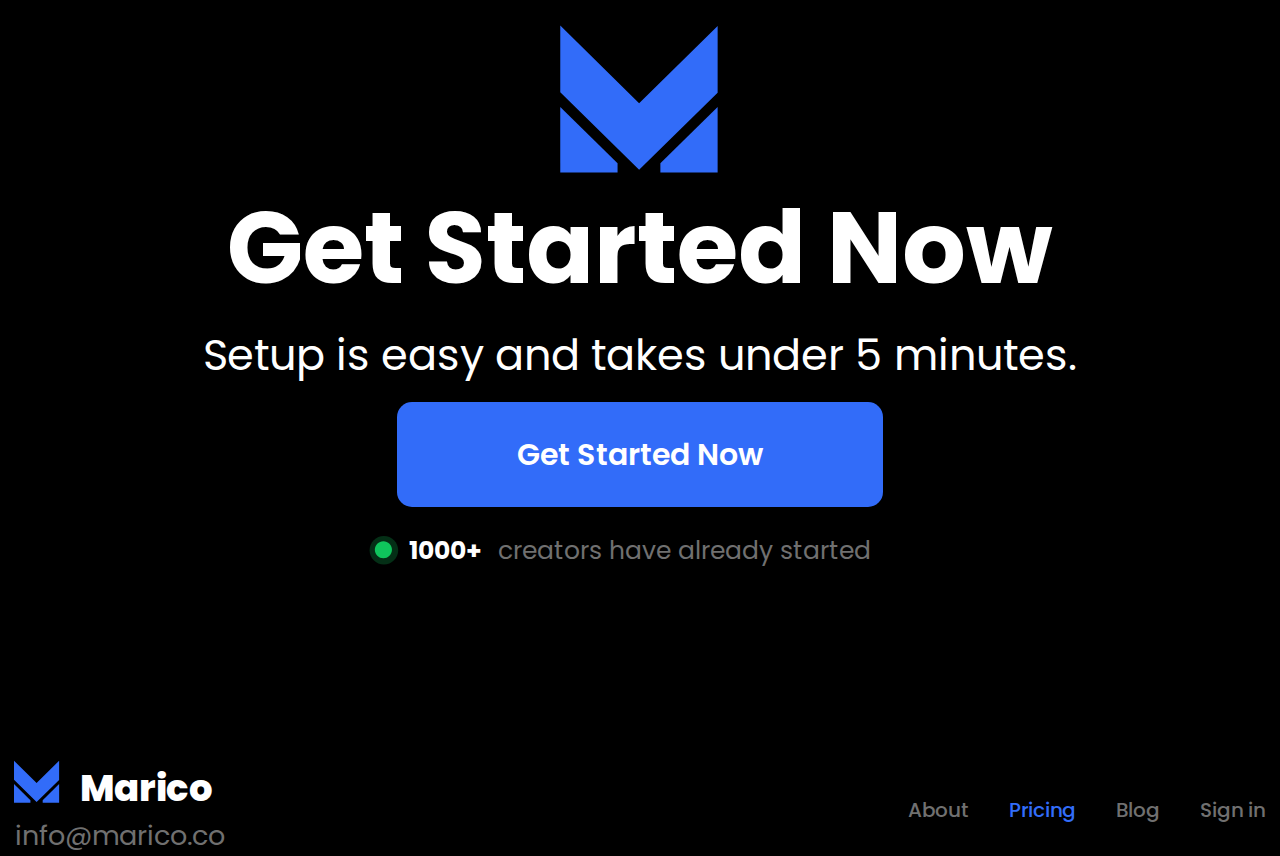
<file: pricing.html>
<!DOCTYPE html>
<html lang="ru">

<head>
    <meta charset="UTF-8">
    <meta http-equiv="X-UA-Compatible" content="IE=edge">
    <link rel="stylesheet" href="css/pricing.css">
    <link rel="stylesheet" href="css/fonts.css">
    <link rel="shortcut icon" href="./images/header/logo.svg" type="image/x-icon">
    <title>Pricing</title>
</head>

<body>
    <div class="wrapper">
        <header class="header">
            <div class="container">
                <div class="header__content">
                    <a class="header__logo" href="./index.html">Marico</a>
                    <nav class="header__nav">
                        <ul class="header__list">
                            <li class="header__item">
                                <a href="#" id="nav-1" class="header__link">Use Cases</a>
                            </li>
                            <li class="header__item">
                                <a href="./about-us.html" id="nav-2" class="header__link">About</a>
                            </li>
                            <li class="header__item">
                                <a href="./pricing.html" id="nav-3" class="header__link">Pricing</a>
                            </li>
                            <li class="header__item">
                                <a href="./blog.html" id="nav-4" class="header__link">Blog</a>
                            </li>
                        </ul>
                    </nav>
                    <div class="header__box">
                        <a class="header__box-log" href="./log-in.html">Login</a>
                        <a class="header__box-sign" href="./sign-up.html">Sign Up</a>
                    </div>
                </div>
            </div>
        </header>
        <section class="price">
            <div class="container">
                <h1 class="price__title">Choose the plan that's right for you.</h1>
                <div class="price__content">
                    <div class="price__bloc">
                        <p class="price__bloc-title">Starer</p>
                        <p class="price__text">Perfect for tying out Wavium</p>
                        <p class="price__price" id="free">Free</p>
                        <p class="price__text1">Collect Unlimited subscribers<br><span>500 monthly emails</span></p>
                        <p class="price__gray">Upgrade to send more emails</p>
                        <p class="price__features">Key features</p>
                        <p class="price__text2">Automatic updating home page</p>
                        <p class="price__text2">Unlimited sources + posts</p>
                        <button class="price__btn" id="btn">Start For Free</button>
                    </div>
                    <div class="price__bloc">
                        <p class="price__bloc-title">Basic</p>
                        <p class="price__text">Build your online home</p>
                        <p class="price__price">$14 <span>Per month</span></p>
                        <p class="price__month">or $19/mo, billed monthly</p>
                        <p class="price__text1">Collect Unlimited subscribers<br><span>2,000 free monthl emails</span></p>
                        <p class="price__gray">Purchase more for $0.002 per email</p>
                        <p class="price__features">Everything in starter, plus</p>
                        <p class="price__text2">Remove Wavium branding</p>
                        <p class="price__text2">Embed Wavium on your own domain</p>
                        <button class="price__btn">Start Free 14-day Trial</button>
                    </div>
                    <div class="price__bloc">
                        <p class="price__bloc-title">Complete</p>
                        <p class="price__text">Enhanced engagement</p>
                        <p class="price__price">$29<span>Per month</span></p>
                        <p class="price__month">or $34/mo, billed monthly</p>
                        <p class="price__text1">Collect Unlimited subscribers<br><span>10,000 free monthly emails</span></p>
                        <p class="price__gray">Purchase more for $0.002 per email</p>
                        <p class="price__features">Everything in basic, plus </p>
                        <p class="price__text2">Collect text massage subscribers</p>
                        <p class="price__text2">Share posts over text massage</p>
                        <button class="price__btn">Start Free 14-day Trial</button>
                    </div>
                </div>
            </div>
        </section>
        <section class="started">
            <div class="container">
                <div class="started__content">
                    <img src="./images/header/logo.svg" alt="#" class="started__img">
                    <h6 class="started__title">Get Started Now</h6>
                    <p class="started__text">Setup is easy and takes under 5 minutes.</p>
                    <button class="started__btn">Get Started Now</button>
                    <p class="started__subbtn"><span>1000+</span> creators have already started</p>
                </div>
            </div>
        </section>
        <footer class="footer">
            <div class="container">
                <div class="footer__content">
                    <div class="footer__left">
                        <p class="footer__logo">Marico</p>
                        <p class="footer__sublogo">info@marico.co</p>
                    </div>
                    <div class="footer__right">
                        <nav class="footer__nav">
                            <ul class="footer__list">
                                <li class="footer__item">
                                    <a href="./about-us.html" class="footer__link">About</a>
                                </li>
                                <li class="footer__item">
                                    <a href="#" id="footer-2" class="footer__link">Pricing</a>
                                </li>
                                <li class="footer__item">
                                    <a href="./blog.html" class="footer__link">Blog</a>
                                </li>
                                <li class="footer__item">
                                    <a href="./sign-up.html" class="footer__link">Sign in</a>
                                </li>
                            </ul>
                        </nav>
                    </div>
                </div>
            </div>
        </footer>
    </div>
</body>

</html>
</file>
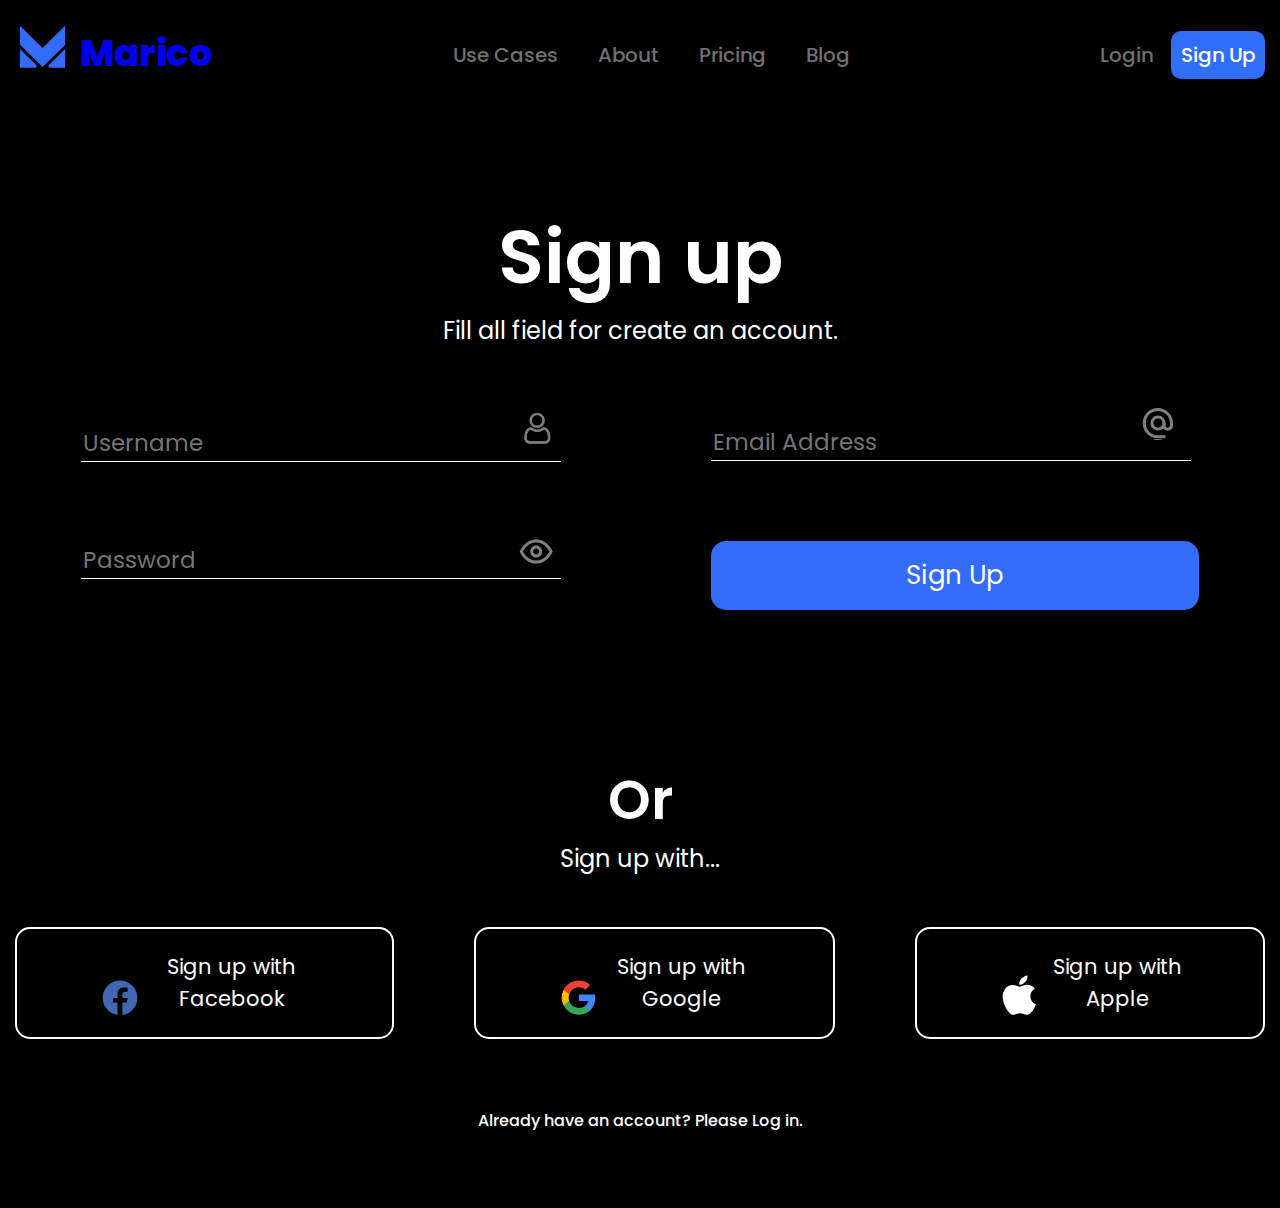
<file: sign-up.html>
<!DOCTYPE html>
<html lang="ru">

<head>
    <meta charset="UTF-8">
    <meta http-equiv="X-UA-Compatible" content="IE=edge">
    <link rel="stylesheet" href="css/sign-up.css">
    <link rel="stylesheet" href="css/fonts.css">
    <link rel="shortcut icon" href="./images/header/logo.svg" type="image/x-icon">
    <title>Sign-up</title>
</head>

<body>
    <div class="wrapper">
        <header class="header">
            <div class="container">
                <div class="header__content">
                    <a class="header__logo" href="./index.html">Marico</a>
                    <nav class="header__nav">
                        <ul class="header__list">
                            <li class="header__item">
                                <a href="#" id="nav-1" class="header__link">Use Cases</a>
                            </li>
                            <li class="header__item">
                                <a href="./about-us.html" id="nav-2" class="header__link">About</a>
                            </li>
                            <li class="header__item">
                                <a href="./pricing.html" id="nav-3" class="header__link">Pricing</a>
                            </li>
                            <li class="header__item">
                                <a href="./blog.html" id="nav-4" class="header__link">Blog</a>
                            </li>
                        </ul>
                    </nav>
                    <div class="header__box">
                        <a class="header__box-log" href="./log-in.html">Login</a>
                        <a class="header__box-sign" href="./sign-up.html">Sign Up</a>
                    </div>
                </div>
            </div>
        </header>
        <section class="sign-up">
            <div class="container">
                <div class="sign-up__content">
                    <h1 class="sign-up__title">Sign up</h1>
                    <p class="sign-up__subtitle">Fill all field for create an account.</p>
                    <div class="sign-up__body">
                        <div class="sign-up__left">
                            <input id="user" placeholder="Username" type="text" class="sign-up__input">
                            <input id="password" placeholder="Password" type="password" class="sign-up__input">
                        </div>
                        <div class="sign-up__right">
                            <input id="email" placeholder="Email Address" type="email" class="sign-up__input">
                            <button class="sign-up__btn">Sign Up</button>
                        </div>
                    </div>
                    <div class="sign-up__bottom">
                        <p class="sign-up__bottom-title">Or</p>
                        <p class="sign-up__bottom-subtitle">Sign up with...</p>
                        <div class="sign-up__bottom-box">
                            <button class="sign-up__bottom-btn">Sign up with Facebook</button>
                            <button class="sign-up__bottom-btn">Sign up with Google</button>
                            <button class="sign-up__bottom-btn">Sign up with Apple</button>
                        </div>
                        <p class="sign-up__bottom-subbox">Already have an account? Please Log in.</p>
                    </div>
                </div>
            </div>
        </section>
    </div>
</body>

</html>
</file>
<file: css/style.css>
@import url("https://fonts.googleapis.com/css2?family=Poppins:wght@400;500;600;700;800&display=swap");
* {
  padding: 0s;
  margin: 0;
  border: 0;
}

*, *:before, *:after {
  -webkit-box-sizing: border-box;
  box-sizing: border-box;
}

:focus, :active {
  outline: none;
}

a:focus, a:active {
  outline: none;
}

nav, footer, header, aside {
  display: block;
}

html, body {
  height: 100%;
  width: 100%;
  font-size: 100%;
  line-height: 1;
  font-size: 14px;
  -ms-text-size-adjust: 100%;
  -moz-text-size-adjust: 100%;
  -webkit-text-size-adjust: 100%;
}

input, button, textarea {
  font-family: inherit;
}

input::-ms-clear {
  display: none;
}

button {
  cursor: pointer;
}

button::-moz-focus-inner {
  padding: 0;
  border: 0;
}

a, a:visited {
  text-decoration: none;
}

a:hover {
  text-decoration: none;
}

ul li {
  list-style: none;
}

img {
  vertical-align: top;
}

h1, h2, h3, h4, h5, h6 {
  font-size: inherit;
  font-weight: 400;
}

html,
body {
  font-size: 30px;
  color: #ffffff;
  font-family: "Poppins", sans-serif;
}

.wrapper {
  min-height: 100%;
  width: 100%;
  overflow: hidden;
  background: #000000;
}

.container {
  max-width: 1655px;
  padding: 0 15px;
  margin: 0 auto;
}

/*------------------------------------*/
.header__content {
  display: -webkit-box;
  display: -ms-flexbox;
  display: flex;
  -webkit-box-align: center;
      -ms-flex-align: center;
          align-items: center;
  -webkit-box-pack: justify;
      -ms-flex-pack: justify;
          justify-content: space-between;
  margin-top: 25px;
  margin-bottom: 120px;
}
.header__logo {
  font-style: normal;
  font-weight: 800;
  font-size: 37px;
  line-height: 56px;
  position: relative;
  margin-left: 65px;
}
.header__logo::after {
  content: "";
  width: 46px;
  height: 44px;
  left: -60px;
  bottom: 12px;
  position: absolute;
  background: url(../images/header/logo.svg);
}
.header__nav {
  margin-right: 50px;
}
.header__list {
  display: -webkit-box;
  display: -ms-flexbox;
  display: flex;
  -webkit-box-align: center;
      -ms-flex-align: center;
          align-items: center;
  gap: 40px;
}
.header__link {
  font-style: normal;
  font-weight: 500;
  font-size: 20px;
  line-height: 30px;
  color: #707070;
}
.header__box-log {
  font-weight: 500;
  font-size: 20px;
  line-height: 30px;
  color: #707070;
  margin-right: 10px;
  background: none;
}
.header__box-sign {
  font-weight: 500;
  font-size: 20px;
  line-height: 30px;
  padding: 10px;
  color: #ffffff;
  background: #306ef7;
  border-radius: 10px;
}

.main__top {
  display: -webkit-box;
  display: -ms-flexbox;
  display: flex;
  -webkit-box-orient: vertical;
  -webkit-box-direction: normal;
      -ms-flex-direction: column;
          flex-direction: column;
  -webkit-box-align: center;
      -ms-flex-align: center;
          align-items: center;
  margin-bottom: 190px;
}
.main__title {
  font-weight: 700;
  font-size: 112px;
  line-height: 168px;
  color: #ffffff;
  text-align: center;
  margin-bottom: 140px;
}
.main__title span {
  -webkit-background-clip: text;
  -webkit-text-fill-color: transparent;
  background-image: -webkit-gradient(linear, left top, right top, color-stop(1.9%, #fe6783), color-stop(97.1%, #ffbf84));
  background-image: linear-gradient(90deg, #fe6783 1.9%, #ffbf84 97.1%);
}
.main__subtitle {
  font-weight: 500;
  font-size: 40px;
  line-height: 60px;
  margin-bottom: 50px;
  text-align: center;
}
.main__box {
  margin-bottom: 20px;
}
.main__btn-1 {
  font-weight: 500;
  font-size: 20px;
  line-height: 30px;
  color: #ffffff;
  background: #326cf9;
  padding: 24px 75px;
  border-radius: 10px;
  margin-right: 5px;
}
.main__btn-2 {
  font-weight: 500;
  font-size: 20px;
  line-height: 30px;
  color: #707070;
  padding: 24px 75px;
  border: 1px solid #707070;
  background: none;
  border-radius: 10px;
  margin-left: 5px;
}
.main__subbox {
  font-weight: 400;
  font-size: 25px;
  line-height: 38px;
  text-align: center;
  color: #707070;
  position: relative;
}
.main__subbox span {
  font-weight: 700;
  color: #ffffff;
  margin-right: 10px;
}
.main__subbox::before {
  content: "";
  position: absolute;
  width: 30px;
  height: 29px;
  left: -40px;
  bottom: 5px;
  background: url(../images/header/dot.svg);
}
.main__bottom {
  margin-bottom: 160px;
}
.main__bottom-title {
  font-weight: 600;
  font-size: 75px;
  line-height: 112px;
  margin-bottom: 65px;
  text-align: center;
}
.main__bottom-body {
  display: -webkit-box;
  display: -ms-flexbox;
  display: flex;
  -webkit-box-align: center;
      -ms-flex-align: center;
          align-items: center;
  -webkit-box-pack: justify;
      -ms-flex-pack: justify;
          justify-content: space-between;
}
.main__bottom-text {
  position: relative;
  font-weight: 600;
  font-size: 35px;
  line-height: 52px;
  margin-bottom: 10px;
  text-align: center;
}
.main #smile-1::before {
  content: "";
  position: absolute;
  width: 38px;
  height: 38px;
  left: 19px;
  bottom: 8px;
  background: url(../images/ico/Smile_emoji.png);
}
.main #smile-2::before {
  content: "";
  position: absolute;
  width: 32px;
  height: 32px;
  left: 25px;
  bottom: 10px;
  background: url(../images/ico/Happy_emoji.png);
}
.main #smile-3::before {
  content: "";
  position: absolute;
  width: 44px;
  height: 43px;
  left: 35px;
  bottom: 10px;
  background: url(../images/ico/Party_emoji.png);
}
.main__bottom-subtext {
  font-weight: 400;
  font-size: 22px;
  line-height: 33px;
  color: #707070;
  text-align: center;
}

.step-1 {
  margin-bottom: 70px;
}
.step-1__top {
  display: -webkit-box;
  display: -ms-flexbox;
  display: flex;
  -webkit-box-align: center;
      -ms-flex-align: center;
          align-items: center;
  -webkit-box-orient: vertical;
  -webkit-box-direction: normal;
      -ms-flex-direction: column;
          flex-direction: column;
  margin-bottom: 180px;
}
.step-1__blue {
  font-weight: 600;
  font-size: 25px;
  line-height: 38px;
  text-align: center;
  color: #3d82f2;
}
.step-1__title {
  font-weight: 600;
  font-size: 75px;
  line-height: 112px;
  text-align: center;
}
.step-1__text {
  font-weight: 400;
  font-size: 30px;
  line-height: 45px;
  text-align: center;
  color: #707070;
  margin-bottom: 35px;
}
.step-1__btn {
  font-weight: 600;
  font-size: 20px;
  line-height: 30px;
  color: #707070;
  padding: 25px 40px;
  background: none;
  border: 1px solid #707070;
  border-radius: 10px;
}
.step-1__bottom {
  display: -webkit-box;
  display: -ms-flexbox;
  display: flex;
  -webkit-box-pack: justify;
      -ms-flex-pack: justify;
          justify-content: space-between;
  -webkit-box-align: start;
      -ms-flex-align: start;
          align-items: flex-start;
}
.step-1__left-subtitle {
  font-weight: 500;
  font-size: 30px;
  line-height: 45px;
  margin-bottom: 80px;
}
.step-1__left-title {
  font-weight: 600;
  font-size: 75px;
  line-height: 112px;
}
.step-1__left-title span {
  color: #3c82f4;
}
.step-1__left-1 {
  font-weight: 400;
  font-size: 23px;
  line-height: 34px;
  position: relative;
  margin-left: 25px;
  margin-bottom: 10px;
}
.step-1__left-1::before {
  position: absolute;
  content: "";
  width: 33px;
  height: 33px;
  left: -40px;
  bottom: 5px;
  background: url(../images/ico/1.svg);
}
.step-1__left-2 {
  font-weight: 400;
  font-size: 23px;
  line-height: 34px;
  position: relative;
  margin-bottom: 66px;
  margin-left: 25px;
}
.step-1__left-2::before {
  position: absolute;
  content: "";
  width: 33px;
  height: 33px;
  left: -40px;
  bottom: 5px;
  background: url(../images/ico/2.svg);
}
.step-1__left-btn-1 {
  font-weight: 500;
  font-size: 20px;
  line-height: 30px;
  margin-right: 25px;
  color: #ffffff;
  background: #326cf9;
  padding: 18px 22px;
  border-radius: 10px;
}
.step-1__left-btn-2 {
  font-weight: 500;
  font-size: 20px;
  line-height: 30px;
  margin-right: 25px;
  color: #707070;
  background: #0e0e0e;
  padding: 18px 34px;
  border: 1px solid #707070;
  border-radius: 10px;
}
.step-2 {
  margin-bottom: 190px;
}
.step-2__blue {
  font-weight: 600;
  font-size: 25px;
  line-height: 38px;
  color: #3d82f2;
  text-align: center;
}
.step-2__title {
  font-weight: 600;
  font-size: 75px;
  line-height: 112px;
  color: #ffffff;
  text-align: center;
}
.step-2__text {
  font-weight: 400;
  font-size: 30px;
  line-height: 45px;
  text-align: center;
  color: #707070;
  margin-bottom: 180px;
}
.step-2__bottom {
  display: -webkit-box;
  display: -ms-flexbox;
  display: flex;
  -webkit-box-align: center;
      -ms-flex-align: center;
          align-items: center;
  -webkit-box-pack: justify;
      -ms-flex-pack: justify;
          justify-content: space-between;
  gap: 25px;
  margin-bottom: 50px;
}
.step-2__left {
  padding: 30px 0px 0px 30px;
  position: relative;
  background: #0d0d0d;
  height: 666px;
}
.step-2__left::after {
  position: absolute;
  content: "";
  width: 680px;
  height: 336px;
  right: 0;
  bottom: 0;
  background: url(../images/step-2/Mobile.png);
}
.step-2__green {
  font-weight: 400;
  font-size: 30px;
  line-height: 45px;
  color: #0fc65c;
}
.step-2__bottom-title {
  font-weight: 600;
  font-size: 80px;
  line-height: 120px;
  color: #919191;
}
.step-2__bottom-title span {
  color: #ffffff;
}
.step-2__right {
  padding: 30px 0px 0px 30px;
  background: #0d0d0d;
  height: 666px;
}
.step-2__box {
  display: -webkit-box;
  display: -ms-flexbox;
  display: flex;
  -webkit-box-orient: vertical;
  -webkit-box-direction: normal;
      -ms-flex-direction: column;
          flex-direction: column;
  -webkit-box-align: center;
      -ms-flex-align: center;
          align-items: center;
}
.step-2__btn {
  font-weight: 500;
  font-size: 20px;
  line-height: 30px;
  color: #ffffff;
  background: #326cf9;
  padding: 22px 90px;
  border-radius: 15px;
}

.step-3 {
  margin-bottom: 100px;
}
.step-3__top {
  margin-bottom: 190px;
}
.step-3__blue {
  font-weight: 500;
  font-size: 25px;
  line-height: 38px;
  color: #3d82f2;
  text-align: center;
}
.step-3__title {
  font-weight: 500;
  font-size: 75px;
  line-height: 112px;
  text-align: center;
}
.step-3__text {
  font-weight: 400;
  font-size: 30px;
  line-height: 45px;
  text-align: center;
  color: #707070;
}

.expert {
  margin-bottom: 190px;
}
.expert__title {
  font-weight: 600;
  font-size: 75px;
  line-height: 112px;
  text-align: center;
  margin-bottom: 55px;
}
.expert__img {
  width: 100%;
}

.audience {
  padding: 300px 0;
  margin-bottom: 190px;
  background: url(../images/audience/1.png) no-repeat;
}
.audience__title {
  font-weight: 600;
  font-size: 70px;
  line-height: 105px;
  text-align: center;
}

.started {
  margin-bottom: 190px;
}
.started__content {
  display: -webkit-box;
  display: -ms-flexbox;
  display: flex;
  -webkit-box-align: center;
      -ms-flex-align: center;
          align-items: center;
  -webkit-box-orient: vertical;
  -webkit-box-direction: normal;
      -ms-flex-direction: column;
          flex-direction: column;
}
.started__img {
  width: 165px;
  height: 150px;
}
.started__title {
  font-weight: 700;
  font-size: 100px;
  line-height: 150px;
}
.started__text {
  font-weight: 400;
  font-size: 43px;
  line-height: 64px;
  margin-bottom: 15px;
}
.started__btn {
  font-weight: 600;
  font-size: 30px;
  line-height: 45px;
  color: #ffffff;
  background: #326cf9;
  padding: 30px 120px;
  border-radius: 15px;
  margin-bottom: 25px;
}
.started__subbtn {
  font-weight: 400;
  font-size: 25px;
  line-height: 38px;
  text-align: center;
  color: #707070;
  position: relative;
}
.started__subbtn span {
  font-weight: 700;
  color: #ffffff;
  margin-right: 10px;
}
.started__subbtn::before {
  content: "";
  position: absolute;
  width: 30px;
  height: 29px;
  left: -40px;
  bottom: 5px;
  background: url(../images/header/dot.svg);
}

.footer__content {
  display: -webkit-box;
  display: -ms-flexbox;
  display: flex;
  -webkit-box-align: center;
      -ms-flex-align: center;
          align-items: center;
  -webkit-box-pack: justify;
      -ms-flex-pack: justify;
          justify-content: space-between;
}
.footer__left {
  display: -webkit-box;
  display: -ms-flexbox;
  display: flex;
  -webkit-box-orient: vertical;
  -webkit-box-direction: normal;
      -ms-flex-direction: column;
          flex-direction: column;
}
.footer__logo {
  font-style: normal;
  font-weight: 800;
  font-size: 37px;
  line-height: 56px;
  position: relative;
  margin-left: 65px;
}
.footer__logo::after {
  content: "";
  width: 46px;
  height: 44px;
  left: -66px;
  bottom: 12px;
  position: absolute;
  background: url(../images/header/logo.svg);
}
.footer__sublogo {
  font-weight: 400;
  font-size: 27px;
  line-height: 40px;
  color: #707070;
}
.footer__list {
  display: -webkit-box;
  display: -ms-flexbox;
  display: flex;
  -webkit-box-align: center;
      -ms-flex-align: center;
          align-items: center;
  gap: 40px;
}
.footer__link {
  font-style: normal;
  font-weight: 500;
  font-size: 20px;
  line-height: 30px;
  color: #707070;
}
</file>
<file: css/fonts.css>
@font-face {
    font-family: 'Mon Amour One';
    font-weight: 500;
    font-style: normal;
    src: local("Mon Amour One"),
        url("../fonts/ofont.ru_Mon Amour One.ttf");
    font-display: swap;
}
@font-face {
    font-family: 'Bebas Neue Cyrillic';
    font-weight: 500;
    font-style: normal;
    src: local("Bebas Neue Cyrillic "),
        url("../fonts/Bebas Neue Cyrillic Regular.ttf");
    font-display: swap;
}
@font-face {
	font-family: 'gilroy';
    font-weight: 500;
    font-style: normal;
    src: local("gilroy");
	src: url('../fonts/gilroy-medium.eot'); /* IE 9 Compatibility Mode */
	src: url('../fonts/gilroy-medium.eot?#iefix') format('embedded-opentype'), /* IE < 9 */
		url('../fonts/gilroy-medium.woff2') format('woff2'), /* Super Modern Browsers */
		url('../fonts/gilroy-medium.woff') format('woff'), /* Firefox >= 3.6, any other modern browser */
		url('../fonts/gilroy-medium.ttf') format('truetype'), /* Safari, Android, iOS */
		url('../fonts/gilroy-medium.svg#gilroy-medium') format('svg'); /* Chrome < 4, Legacy iOS */
        font-display: swap;
}
@font-face {
	font-family: 'gilroy-Regular';
    font-weight: 400;
    font-style: normal;
    src: local("gilroy");
	src: url('../fonts/gilroy-regular.eot'); /* IE 9 Compatibility Mode */
	src: url('../fonts/gilroy-regular.eot?#iefix') format('embedded-opentype'), /* IE < 9 */
		url('../fonts/gilroy-regular.woff2') format('woff2'), /* Super Modern Browsers */
		url('../fonts/gilroy-regular.woff') format('woff'), /* Firefox >= 3.6, any other modern browser */
		url('../fonts/gilroy-regular.ttf') format('truetype'), /* Safari, Android, iOS */
		url('../fonts/gilroy-regular.svg#gilroy-regular') format('svg'); /* Chrome < 4, Legacy iOS */
        font-display: swap;
}
@font-face {
	font-family: 'Gilroy-Bold';
    font-weight: 700;
    font-style: normal;
    src: local("gilroy");
	src: url('../fonts/gilroy-bold.eot'); /* IE 9 Compatibility Mode */
	src: url('../fonts/gilroy-bold.eot?#iefix') format('embedded-opentype'), /* IE < 9 */
		url('../fonts/gilroy-bold.woff2') format('woff2'), /* Super Modern Browsers */
		url('../fonts/gilroy-bold.woff') format('woff'), /* Firefox >= 3.6, any other modern browser */
		url('../fonts/gilroy-bold.ttf') format('truetype'), /* Safari, Android, iOS */
		url('../fonts/gilroy-bold.svg#gilroy-bold') format('svg'); /* Chrome < 4, Legacy iOS */
        font-display: swap;
}
</file>
<file: css/about-us.css>
@import url("https://fonts.googleapis.com/css2?family=Poppins:wght@400;500;600;700;800&display=swap");
* {
  padding: 0s;
  margin: 0;
  border: 0;
}

*, *:before, *:after {
  -webkit-box-sizing: border-box;
  box-sizing: border-box;
}

:focus, :active {
  outline: none;
}

a:focus, a:active {
  outline: none;
}

nav, footer, header, aside {
  display: block;
}

html, body {
  height: 100%;
  width: 100%;
  font-size: 100%;
  line-height: 1;
  font-size: 14px;
  -ms-text-size-adjust: 100%;
  -moz-text-size-adjust: 100%;
  -webkit-text-size-adjust: 100%;
}

input, button, textarea {
  font-family: inherit;
}

input::-ms-clear {
  display: none;
}

button {
  cursor: pointer;
}

button::-moz-focus-inner {
  padding: 0;
  border: 0;
}

a, a:visited {
  text-decoration: none;
}

a:hover {
  text-decoration: none;
}

ul li {
  list-style: none;
}

img {
  vertical-align: top;
}

h1, h2, h3, h4, h5, h6 {
  font-size: inherit;
  font-weight: 400;
}

html,
body {
  font-size: 30px;
  color: #ffffff;
  font-family: "Poppins", sans-serif;
}

.wrapper {
  min-height: 100%;
  width: 100%;
  overflow: hidden;
  background: #000000;
}

.container {
  max-width: 1655px;
  padding: 0 15px;
  margin: 0 auto;
}

/*------------------------------------*/
.header__content {
  display: -webkit-box;
  display: -ms-flexbox;
  display: flex;
  -webkit-box-align: center;
      -ms-flex-align: center;
          align-items: center;
  -webkit-box-pack: justify;
      -ms-flex-pack: justify;
          justify-content: space-between;
  margin-top: 25px;
  margin-bottom: 120px;
}
.header__logo {
  font-style: normal;
  font-weight: 800;
  font-size: 37px;
  line-height: 56px;
  position: relative;
  margin-left: 65px;
  color: #ffffff;
}
.header__logo::after {
  content: "";
  width: 46px;
  height: 44px;
  left: -60px;
  bottom: 12px;
  position: absolute;
  background: url(../images/header/logo.svg);
}
.header__nav {
  margin-right: 50px;
}
.header__list {
  display: -webkit-box;
  display: -ms-flexbox;
  display: flex;
  -webkit-box-align: center;
      -ms-flex-align: center;
          align-items: center;
  gap: 40px;
}
.header__link {
  font-style: normal;
  font-weight: 500;
  font-size: 20px;
  line-height: 30px;
  color: #707070;
}
.header #nav-4 {
  color: rgb(60, 130, 244);
}
.header__box-log {
  font-weight: 500;
  font-size: 20px;
  line-height: 30px;
  color: #707070;
  margin-right: 10px;
  background: none;
}
.header__box-sign {
  font-weight: 500;
  font-size: 20px;
  line-height: 30px;
  padding: 10px;
  color: #ffffff;
  background: #306ef7;
  border-radius: 10px;
}

.mission {
  margin-bottom: 190px;
  border-bottom: 1.5px solid #828282;
}
.mission__logo {
  font-style: normal;
  font-weight: 800;
  font-size: 62px;
  line-height: 93px;
  position: relative;
  color: #ffffff;
  text-align: center;
  margin-bottom: 50px;
  margin-left: 90px;
}
.mission__logo::after {
  content: "";
  width: 77px;
  height: 74px;
  left: 570px;
  bottom: 15px;
  position: absolute;
  background: url(../images/team/logo.png);
}
.mission__blue {
  font-weight: 600;
  font-size: 25px;
  line-height: 38px;
  text-align: center;
  color: #306ef7;
}
.mission__title {
  font-weight: 600;
  font-size: 75px;
  line-height: 112px;
  text-align: center;
}
.mission__subtitle {
  font-weight: 400;
  font-size: 30px;
  line-height: 45px;
  text-align: center;
  margin-bottom: 190px;
}
.mission__text {
  font-weight: 400;
  font-size: 28px;
  line-height: 42px;
  margin-bottom: 45px;
}
.mission__footer {
  font-weight: 600;
  font-size: 28px;
  line-height: 42px;
  margin-bottom: 55px;
}

.team {
  display: -webkit-box;
  display: -ms-flexbox;
  display: flex;
  -webkit-box-orient: vertical;
  -webkit-box-direction: normal;
      -ms-flex-direction: column;
          flex-direction: column;
  margin-bottom: 190px;
}
.team__subtitle {
  font-weight: 600;
  font-size: 25px;
  line-height: 38px;
  color: #306ef7;
  text-align: center;
}
.team__title {
  font-weight: 600;
  font-size: 75px;
  line-height: 112px;
  margin-bottom: 60px;
  text-align: center;
}
.team__body {
  display: -webkit-box;
  display: -ms-flexbox;
  display: flex;
  -webkit-box-align: center;
      -ms-flex-align: center;
          align-items: center;
  gap: 215px;
}
.team__bloc {
  display: -webkit-box;
  display: -ms-flexbox;
  display: flex;
  -webkit-box-orient: vertical;
  -webkit-box-direction: normal;
      -ms-flex-direction: column;
          flex-direction: column;
  -webkit-box-align: center;
      -ms-flex-align: center;
          align-items: center;
}
.team__img {
  margin-bottom: 18px;
}
.team__name {
  font-weight: 700;
  font-size: 35px;
  line-height: 52px;
  text-align: center;
}
.team__profesion {
  font-weight: 400;
  font-size: 19px;
  line-height: 28px;
  margin-bottom: 22px;
  text-align: center;
}
.team__link {
  font-weight: 500;
  font-size: 20px;
  line-height: 30px;
  color: #ffffff;
  position: relative;
  text-align: center;
}
.team__link::before {
  content: "";
  position: absolute;
  background: url(../images/ico/Arrow.svg);
  width: 15px;
  height: 17px;
  right: -20px;
  bottom: 7px;
}

.started {
  margin-bottom: 190px;
}
.started__content {
  display: -webkit-box;
  display: -ms-flexbox;
  display: flex;
  -webkit-box-align: center;
      -ms-flex-align: center;
          align-items: center;
  -webkit-box-orient: vertical;
  -webkit-box-direction: normal;
      -ms-flex-direction: column;
          flex-direction: column;
}
.started__img {
  width: 165px;
  height: 150px;
}
.started__title {
  font-weight: 700;
  font-size: 100px;
  line-height: 150px;
}
.started__text {
  font-weight: 400;
  font-size: 43px;
  line-height: 64px;
  margin-bottom: 15px;
}
.started__btn {
  font-weight: 600;
  font-size: 30px;
  line-height: 45px;
  color: #ffffff;
  background: #326cf9;
  padding: 30px 120px;
  border-radius: 15px;
  margin-bottom: 25px;
}
.started__subbtn {
  font-weight: 400;
  font-size: 25px;
  line-height: 38px;
  text-align: center;
  color: #707070;
  position: relative;
}
.started__subbtn span {
  font-weight: 700;
  color: #ffffff;
  margin-right: 10px;
}
.started__subbtn::before {
  content: "";
  position: absolute;
  width: 30px;
  height: 29px;
  left: -40px;
  bottom: 5px;
  background: url(../images/header/dot.svg);
}

.footer__content {
  display: -webkit-box;
  display: -ms-flexbox;
  display: flex;
  -webkit-box-align: center;
      -ms-flex-align: center;
          align-items: center;
  -webkit-box-pack: justify;
      -ms-flex-pack: justify;
          justify-content: space-between;
}
.footer__left {
  display: -webkit-box;
  display: -ms-flexbox;
  display: flex;
  -webkit-box-orient: vertical;
  -webkit-box-direction: normal;
      -ms-flex-direction: column;
          flex-direction: column;
}
.footer__logo {
  font-style: normal;
  font-weight: 800;
  font-size: 37px;
  line-height: 56px;
  position: relative;
  margin-left: 65px;
}
.footer__logo::after {
  content: "";
  width: 46px;
  height: 44px;
  left: -66px;
  bottom: 12px;
  position: absolute;
  background: url(../images/header/logo.svg);
}
.footer__sublogo {
  font-weight: 400;
  font-size: 27px;
  line-height: 40px;
  color: #707070;
}
.footer__list {
  display: -webkit-box;
  display: -ms-flexbox;
  display: flex;
  -webkit-box-align: center;
      -ms-flex-align: center;
          align-items: center;
  gap: 40px;
}
.footer__link {
  font-style: normal;
  font-weight: 500;
  font-size: 20px;
  line-height: 30px;
  color: #707070;
}
.footer #footer-3 {
  color: rgb(50, 109, 249);
}
</file>
<file: css/blog.css>
@import url("https://fonts.googleapis.com/css2?family=Poppins:wght@400;500;600;700;800&display=swap");
* {
  padding: 0s;
  margin: 0;
  border: 0;
}

*, *:before, *:after {
  -webkit-box-sizing: border-box;
  box-sizing: border-box;
}

:focus, :active {
  outline: none;
}

a:focus, a:active {
  outline: none;
}

nav, footer, header, aside {
  display: block;
}

html, body {
  height: 100%;
  width: 100%;
  font-size: 100%;
  line-height: 1;
  font-size: 14px;
  -ms-text-size-adjust: 100%;
  -moz-text-size-adjust: 100%;
  -webkit-text-size-adjust: 100%;
}

input, button, textarea {
  font-family: inherit;
}

input::-ms-clear {
  display: none;
}

button {
  cursor: pointer;
}

button::-moz-focus-inner {
  padding: 0;
  border: 0;
}

a, a:visited {
  text-decoration: none;
}

a:hover {
  text-decoration: none;
}

ul li {
  list-style: none;
}

img {
  vertical-align: top;
}

h1, h2, h3, h4, h5, h6 {
  font-size: inherit;
  font-weight: 400;
}

html,
body {
  font-size: 30px;
  color: #ffffff;
  font-family: "Poppins", sans-serif;
}

.wrapper {
  min-height: 100%;
  width: 100%;
  overflow: hidden;
  background: #000000;
}

.container {
  max-width: 1655px;
  padding: 0 15px;
  margin: 0 auto;
}

/*------------------------------------*/
.header__content {
  display: -webkit-box;
  display: -ms-flexbox;
  display: flex;
  -webkit-box-align: center;
      -ms-flex-align: center;
          align-items: center;
  -webkit-box-pack: justify;
      -ms-flex-pack: justify;
          justify-content: space-between;
  margin-top: 25px;
  margin-bottom: 120px;
}
.header__logo {
  font-style: normal;
  font-weight: 800;
  font-size: 37px;
  line-height: 56px;
  position: relative;
  margin-left: 65px;
  color: #ffffff;
}
.header__logo::after {
  content: "";
  width: 46px;
  height: 44px;
  left: -60px;
  bottom: 12px;
  position: absolute;
  background: url(../images/header/logo.svg);
}
.header__nav {
  margin-right: 50px;
}
.header__list {
  display: -webkit-box;
  display: -ms-flexbox;
  display: flex;
  -webkit-box-align: center;
      -ms-flex-align: center;
          align-items: center;
  gap: 40px;
}
.header__link {
  font-style: normal;
  font-weight: 500;
  font-size: 20px;
  line-height: 30px;
  color: #707070;
}
.header #nav-4 {
  color: rgb(60, 130, 244);
}
.header__box-log {
  font-weight: 500;
  font-size: 20px;
  line-height: 30px;
  color: #707070;
  margin-right: 10px;
  background: none;
}
.header__box-sign {
  font-weight: 500;
  font-size: 20px;
  line-height: 30px;
  padding: 10px;
  color: #ffffff;
  background: #306ef7;
  border-radius: 10px;
}

.sources {
  margin-bottom: 190px;
}
.sources__title {
  font-size: 120px;
  font-weight: 600;
  line-height: 180px;
  text-align: center;
}
.sources__subtitle {
  font-size: 30px;
  font-weight: 400;
  line-height: 45px;
  text-align: center;
  margin-bottom: 130px;
}
.sources__grid {
  display: grid;
  grid-template-columns: repeat(3, 1fr);
  grid-auto-rows: 260px;
  grid-column-gap: 22px;
  grid-row-gap: 22px;
}
.sources__bloc {
  padding: 25px;
  border: 1px solid rgb(112, 112, 112);
  border-radius: 20px;
  position: relative;
  cursor: pointer;
}
.sources__bloc:nth-child(6)::after {
  content: "";
  position: absolute;
  background: url(../images/ico/Coming_soon_btn.png);
  width: 146px;
  height: 39px;
  right: 10px;
  top: 10px;
}
.sources__bloc:nth-child(10)::after {
  content: "";
  position: absolute;
  background: url(../images/ico/Coming_soon_btn.png);
  width: 146px;
  height: 39px;
  right: 10px;
  top: 10px;
}
.sources__bloc:nth-child(11)::after {
  content: "";
  position: absolute;
  background: url(../images/ico/Coming_soon_btn.png);
  width: 146px;
  height: 39px;
  right: 10px;
  top: 10px;
}
.sources__bloc:nth-child(12)::after {
  content: "";
  position: absolute;
  background: url(../images/ico/Coming_soon_btn.png);
  width: 146px;
  height: 39px;
  right: 10px;
  top: 10px;
}
.sources__img {
  margin-bottom: 25px;
  margin-top: 20px;
}
.sources__subimg {
  font-size: 30px;
  font-weight: 600;
  line-height: 45px;
  margin-bottom: 12px;
}
.sources__text {
  font-size: 23px;
  font-weight: 400;
  line-height: 34px;
  color: rgb(130, 130, 130);
}

.audience {
  padding: 300px 0;
  margin-bottom: 190px;
  background: url(../images/audience/1.png) no-repeat;
}
.audience__title {
  font-weight: 600;
  font-size: 70px;
  line-height: 105px;
  text-align: center;
}

.started {
  margin-bottom: 190px;
}
.started__content {
  display: -webkit-box;
  display: -ms-flexbox;
  display: flex;
  -webkit-box-align: center;
      -ms-flex-align: center;
          align-items: center;
  -webkit-box-orient: vertical;
  -webkit-box-direction: normal;
      -ms-flex-direction: column;
          flex-direction: column;
}
.started__img {
  width: 165px;
  height: 150px;
}
.started__title {
  font-weight: 700;
  font-size: 100px;
  line-height: 150px;
}
.started__text {
  font-weight: 400;
  font-size: 43px;
  line-height: 64px;
  margin-bottom: 15px;
}
.started__btn {
  font-weight: 600;
  font-size: 30px;
  line-height: 45px;
  color: #ffffff;
  background: #326cf9;
  padding: 30px 120px;
  border-radius: 15px;
  margin-bottom: 25px;
}
.started__subbtn {
  font-weight: 400;
  font-size: 25px;
  line-height: 38px;
  text-align: center;
  color: #707070;
  position: relative;
}
.started__subbtn span {
  font-weight: 700;
  color: #ffffff;
  margin-right: 10px;
}
.started__subbtn::before {
  content: "";
  position: absolute;
  width: 30px;
  height: 29px;
  left: -40px;
  bottom: 5px;
  background: url(../images/header/dot.svg);
}

.footer__content {
  display: -webkit-box;
  display: -ms-flexbox;
  display: flex;
  -webkit-box-align: center;
      -ms-flex-align: center;
          align-items: center;
  -webkit-box-pack: justify;
      -ms-flex-pack: justify;
          justify-content: space-between;
}
.footer__left {
  display: -webkit-box;
  display: -ms-flexbox;
  display: flex;
  -webkit-box-orient: vertical;
  -webkit-box-direction: normal;
      -ms-flex-direction: column;
          flex-direction: column;
}
.footer__logo {
  font-style: normal;
  font-weight: 800;
  font-size: 37px;
  line-height: 56px;
  position: relative;
  margin-left: 65px;
}
.footer__logo::after {
  content: "";
  width: 46px;
  height: 44px;
  left: -66px;
  bottom: 12px;
  position: absolute;
  background: url(../images/header/logo.svg);
}
.footer__sublogo {
  font-weight: 400;
  font-size: 27px;
  line-height: 40px;
  color: #707070;
}
.footer__list {
  display: -webkit-box;
  display: -ms-flexbox;
  display: flex;
  -webkit-box-align: center;
      -ms-flex-align: center;
          align-items: center;
  gap: 40px;
}
.footer__link {
  font-style: normal;
  font-weight: 500;
  font-size: 20px;
  line-height: 30px;
  color: #707070;
}
.footer #footer-3 {
  color: rgb(50, 109, 249);
}
</file>
<file: css/log-in.css>
@import url("https://fonts.googleapis.com/css2?family=Poppins:wght@400;500;600;700;800&display=swap");
* {
  padding: 0s;
  margin: 0;
  border: 0;
}

*, *:before, *:after {
  -webkit-box-sizing: border-box;
  box-sizing: border-box;
}

:focus, :active {
  outline: none;
}

a:focus, a:active {
  outline: none;
}

nav, footer, header, aside {
  display: block;
}

html, body {
  height: 100%;
  width: 100%;
  font-size: 100%;
  line-height: 1;
  font-size: 14px;
  -ms-text-size-adjust: 100%;
  -moz-text-size-adjust: 100%;
  -webkit-text-size-adjust: 100%;
}

input, button, textarea {
  font-family: inherit;
}

input::-ms-clear {
  display: none;
}

button {
  cursor: pointer;
}

button::-moz-focus-inner {
  padding: 0;
  border: 0;
}

a, a:visited {
  text-decoration: none;
}

a:hover {
  text-decoration: none;
}

ul li {
  list-style: none;
}

img {
  vertical-align: top;
}

h1, h2, h3, h4, h5, h6 {
  font-size: inherit;
  font-weight: 400;
}

html,
body {
  font-size: 30px;
  color: #ffffff;
  font-family: "Poppins", sans-serif;
}

.wrapper {
  min-height: 100%;
  width: 100%;
  overflow: hidden;
  background: #000000;
}

.container {
  max-width: 1655px;
  padding: 0 15px;
  margin: 0 auto;
}

/*------------------------------------*/
.header__content {
  display: -webkit-box;
  display: -ms-flexbox;
  display: flex;
  -webkit-box-align: center;
      -ms-flex-align: center;
          align-items: center;
  -webkit-box-pack: justify;
      -ms-flex-pack: justify;
          justify-content: space-between;
  margin-top: 25px;
  margin-bottom: 120px;
}
.header__logo {
  font-style: normal;
  font-weight: 800;
  font-size: 37px;
  line-height: 56px;
  position: relative;
  margin-left: 65px;
  color: #ffffff;
}
.header__logo::after {
  content: "";
  width: 46px;
  height: 44px;
  left: -60px;
  bottom: 12px;
  position: absolute;
  background: url(../images/header/logo.svg);
}
.header__nav {
  margin-right: 50px;
}
.header__list {
  display: -webkit-box;
  display: -ms-flexbox;
  display: flex;
  -webkit-box-align: center;
      -ms-flex-align: center;
          align-items: center;
  gap: 40px;
}
.header__link {
  font-style: normal;
  font-weight: 500;
  font-size: 20px;
  line-height: 30px;
  color: #707070;
}
.header__box-log {
  font-weight: 500;
  font-size: 20px;
  line-height: 30px;
  color: #707070;
  margin-right: 10px;
  background: none;
}
.header__box-sign {
  font-weight: 500;
  font-size: 20px;
  line-height: 30px;
  padding: 10px;
  color: #ffffff;
  background: #306ef7;
  border-radius: 10px;
}

.log-in__content {
  display: -webkit-box;
  display: -ms-flexbox;
  display: flex;
  -webkit-box-orient: vertical;
  -webkit-box-direction: normal;
      -ms-flex-direction: column;
          flex-direction: column;
  -webkit-box-align: center;
      -ms-flex-align: center;
          align-items: center;
  padding-bottom: 75px;
}
.log-in__title {
  font-size: 75px;
  font-weight: 600;
  line-height: 112px;
  letter-spacing: 0px;
  text-align: center;
}
.log-in__subtitle {
  font-size: 24px;
  font-weight: 400;
  line-height: 36px;
  letter-spacing: 0px;
  text-align: center;
  margin-bottom: 75px;
}
.log-in__body {
  display: -webkit-box;
  display: -ms-flexbox;
  display: flex;
  -webkit-box-align: center;
      -ms-flex-align: center;
          align-items: center;
  gap: 150px;
  margin-bottom: 65px;
  z-index: 1;
  position: relative;
}
.log-in__body::after {
  content: "";
  position: absolute;
  width: 27px;
  height: 32px;
  bottom: 15px;
  right: 640px;
  z-index: 2;
  background: url(../images/ico/User.svg);
}
.log-in__body::before {
  content: "";
  position: absolute;
  width: 34px;
  height: 25px;
  bottom: 15px;
  right: 8px;
  z-index: 2;
  background: url(../images/ico/Eye.svg);
}
.log-in__input {
  background: #000000;
  color: #ffffff;
  font-size: 23px;
  font-weight: 400;
  line-height: 34px;
  letter-spacing: 0px;
  border-bottom: 1px solid rgb(255, 255, 255);
  position: relative;
  max-width: 480px;
  padding-right: 300px;
  z-index: 1;
}
.log-in__input:nth-child(1)::after {
  content: "";
  position: absolute;
  width: 27px;
  height: 32px;
  bottom: 135px;
  right: 10px;
  z-index: 2;
  background: url(../images/ico/User.svg);
}
.log-in__input:nth-child(2)::before {
  content: "";
  position: absolute;
  width: 34px;
  height: 25px;
  bottom: 15px;
  right: 8px;
  z-index: 2;
  background: url(../images/ico/Eye.svg);
}
.log-in__btn {
  color: #ffffff;
  background: rgb(50, 108, 249);
  font-size: 26px;
  font-weight: 400;
  line-height: 39px;
  letter-spacing: 0px;
  text-align: center;
  padding: 15px 195px;
  border-radius: 15px;
  margin-bottom: 70px;
}
.log-in__bottom-title {
  font-size: 54px;
  font-weight: 600;
  line-height: 81px;
  letter-spacing: 0px;
  text-align: center;
}
.log-in__bottom-subtitle {
  margin-bottom: 50px;
  font-size: 24px;
  font-weight: 400;
  line-height: 36px;
  letter-spacing: 0px;
  text-align: center;
}
.log-in__bottom-box {
  display: -webkit-box;
  display: -ms-flexbox;
  display: flex;
  gap: 80px;
  margin-bottom: 70px;
}
.log-in__bottom-btn {
  background: #000000;
  color: rgb(255, 255, 255);
  font-size: 21px;
  font-weight: 400;
  line-height: 32px;
  letter-spacing: 0px;
  padding: 22px 80px 22px 135px;
  border: 2px solid rgb(255, 255, 255);
  border-radius: 15px;
  z-index: 1;
  position: relative;
}
.log-in__bottom-btn:nth-child(1)::after {
  content: "";
  position: absolute;
  width: 36px;
  height: 35px;
  bottom: 22px;
  left: 85px;
  z-index: 2;
  background: url(../images/ico/Facebook.svg);
}
.log-in__bottom-btn:nth-child(2)::after {
  content: "";
  position: absolute;
  width: 35px;
  height: 35px;
  bottom: 22px;
  left: 85px;
  z-index: 2;
  background: url(../images/ico/G_logo.svg);
}
.log-in__bottom-btn:nth-child(3)::after {
  content: "";
  position: absolute;
  width: 34px;
  height: 40px;
  bottom: 22px;
  left: 85px;
  z-index: 2;
  background: url(../images/ico/Apple_logo.svg);
}
.log-in__bottom-subbox {
  font-size: 16px;
  font-weight: 500;
  line-height: 24px;
  letter-spacing: 0px;
  text-align: center;
}
</file>
<file: css/pricing.css>
@import url("https://fonts.googleapis.com/css2?family=Poppins:wght@400;500;600;700;800&display=swap");
* {
  padding: 0s;
  margin: 0;
  border: 0;
}

*, *:before, *:after {
  -webkit-box-sizing: border-box;
  box-sizing: border-box;
}

:focus, :active {
  outline: none;
}

a:focus, a:active {
  outline: none;
}

nav, footer, header, aside {
  display: block;
}

html, body {
  height: 100%;
  width: 100%;
  font-size: 100%;
  line-height: 1;
  font-size: 14px;
  -ms-text-size-adjust: 100%;
  -moz-text-size-adjust: 100%;
  -webkit-text-size-adjust: 100%;
}

input, button, textarea {
  font-family: inherit;
}

input::-ms-clear {
  display: none;
}

button {
  cursor: pointer;
}

button::-moz-focus-inner {
  padding: 0;
  border: 0;
}

a, a:visited {
  text-decoration: none;
}

a:hover {
  text-decoration: none;
}

ul li {
  list-style: none;
}

img {
  vertical-align: top;
}

h1, h2, h3, h4, h5, h6 {
  font-size: inherit;
  font-weight: 400;
}

html,
body {
  font-size: 30px;
  color: #ffffff;
  font-family: "Poppins", sans-serif;
}

.wrapper {
  min-height: 100%;
  width: 100%;
  overflow: hidden;
  background: #000000;
}

.container {
  max-width: 1655px;
  padding: 0 15px;
  margin: 0 auto;
}

/*------------------------------------*/
.header__content {
  display: -webkit-box;
  display: -ms-flexbox;
  display: flex;
  -webkit-box-align: center;
      -ms-flex-align: center;
          align-items: center;
  -webkit-box-pack: justify;
      -ms-flex-pack: justify;
          justify-content: space-between;
  margin-top: 25px;
  margin-bottom: 120px;
}
.header__logo {
  font-style: normal;
  font-weight: 800;
  font-size: 37px;
  line-height: 56px;
  position: relative;
  margin-left: 65px;
  color: #ffffff;
}
.header__logo::after {
  content: "";
  width: 46px;
  height: 44px;
  left: -60px;
  bottom: 12px;
  position: absolute;
  background: url(../images/header/logo.svg);
}
.header__nav {
  margin-right: 50px;
}
.header__list {
  display: -webkit-box;
  display: -ms-flexbox;
  display: flex;
  -webkit-box-align: center;
      -ms-flex-align: center;
          align-items: center;
  gap: 40px;
}
.header__link {
  font-style: normal;
  font-weight: 500;
  font-size: 20px;
  line-height: 30px;
  color: #707070;
}
.header #nav-3 {
  color: rgb(60, 130, 244);
}
.header__box-log {
  font-weight: 500;
  font-size: 20px;
  line-height: 30px;
  color: #707070;
  margin-right: 10px;
  background: none;
}
.header__box-sign {
  font-weight: 500;
  font-size: 20px;
  line-height: 30px;
  padding: 10px;
  color: #ffffff;
  background: #306ef7;
  border-radius: 10px;
}

.price {
  margin-bottom: 190px;
}
.price__title {
  font-size: 75px;
  font-weight: 600;
  line-height: 112px;
  margin-bottom: 125px;
  text-align: center;
}
.price__content {
  display: -webkit-box;
  display: -ms-flexbox;
  display: flex;
  -webkit-box-pack: justify;
      -ms-flex-pack: justify;
          justify-content: space-between;
}
.price__bloc {
  border: 1px solid rgb(112, 112, 112);
  background: rgb(19, 19, 19);
  border-radius: 25px;
  padding: 35px;
  max-width: 500px;
}
.price__bloc-title {
  font-size: 50px;
  font-weight: 600;
  line-height: 75px;
}
.price #free {
  margin-bottom: 100px;
}
.price__text {
  font-size: 28px;
  font-weight: 400;
  line-height: 42px;
  white-space: nowrap;
  color: rgb(180, 177, 177);
}
.price__price {
  font-size: 69px;
  font-weight: 700;
  line-height: 104px;
}
.price__price span {
  font-size: 26px;
  font-weight: 400;
  line-height: 39px;
  color: rgb(180, 177, 177);
}
.price__text1 {
  font-size: 27px;
  font-weight: 700;
  line-height: 40px;
  margin-bottom: 10px;
}
.price__text1 span {
  font-size: 28px;
  font-weight: 400;
  line-height: 42px;
  margin-bottom: 45px;
}
.price__gray {
  color: rgb(180, 177, 177);
  font-size: 24px;
  font-weight: 400;
  line-height: 36px;
  margin-bottom: 50px;
}
.price__features {
  font-size: 27px;
  font-weight: 600;
  line-height: 40px;
  margin-bottom: 30px;
}
.price__text2 {
  font-size: 24px;
  font-weight: 400;
  line-height: 36px;
  margin-bottom: 25px;
  white-space: nowrap;
}
.price__btn {
  font-size: 27px;
  font-weight: 500;
  line-height: 40px;
  padding: 32px 65px;
  color: rgb(255, 255, 255);
  border: 3.5px solid rgb(70, 129, 231);
  background: rgb(19, 19, 19);
  border-radius: 20px;
  white-space: nowrap;
}
.price__btn:hover {
  color: rgb(70, 129, 231);
  background: rgb(255, 255, 255);
  border: 3.5px solid rgb(255, 255, 255);
  -webkit-transition: 500ms;
  transition: 500ms;
}
.price #btn {
  margin-top: 10px;
  padding: 32px 120px;
}
.price__month {
  color: rgb(180, 177, 177);
  font-size: 27px;
  font-weight: 400;
  line-height: 40px;
  -webkit-text-decoration-line: underline;
          text-decoration-line: underline;
  margin-bottom: 70px;
}

.started {
  margin-bottom: 190px;
}
.started__content {
  display: -webkit-box;
  display: -ms-flexbox;
  display: flex;
  -webkit-box-align: center;
      -ms-flex-align: center;
          align-items: center;
  -webkit-box-orient: vertical;
  -webkit-box-direction: normal;
      -ms-flex-direction: column;
          flex-direction: column;
}
.started__img {
  width: 165px;
  height: 150px;
}
.started__title {
  font-weight: 700;
  font-size: 100px;
  line-height: 150px;
}
.started__text {
  font-weight: 400;
  font-size: 43px;
  line-height: 64px;
  margin-bottom: 15px;
}
.started__btn {
  font-weight: 600;
  font-size: 30px;
  line-height: 45px;
  color: #ffffff;
  background: #326cf9;
  padding: 30px 120px;
  border-radius: 15px;
  margin-bottom: 25px;
}
.started__subbtn {
  font-weight: 400;
  font-size: 25px;
  line-height: 38px;
  text-align: center;
  color: #707070;
  position: relative;
}
.started__subbtn span {
  font-weight: 700;
  color: #ffffff;
  margin-right: 10px;
}
.started__subbtn::before {
  content: "";
  position: absolute;
  width: 30px;
  height: 29px;
  left: -40px;
  bottom: 5px;
  background: url(../images/header/dot.svg);
}

.footer__content {
  display: -webkit-box;
  display: -ms-flexbox;
  display: flex;
  -webkit-box-align: center;
      -ms-flex-align: center;
          align-items: center;
  -webkit-box-pack: justify;
      -ms-flex-pack: justify;
          justify-content: space-between;
}
.footer__left {
  display: -webkit-box;
  display: -ms-flexbox;
  display: flex;
  -webkit-box-orient: vertical;
  -webkit-box-direction: normal;
      -ms-flex-direction: column;
          flex-direction: column;
}
.footer__logo {
  font-style: normal;
  font-weight: 800;
  font-size: 37px;
  line-height: 56px;
  position: relative;
  margin-left: 65px;
}
.footer__logo::after {
  content: "";
  width: 46px;
  height: 44px;
  left: -66px;
  bottom: 12px;
  position: absolute;
  background: url(../images/header/logo.svg);
}
.footer__sublogo {
  font-weight: 400;
  font-size: 27px;
  line-height: 40px;
  color: #707070;
}
.footer__list {
  display: -webkit-box;
  display: -ms-flexbox;
  display: flex;
  -webkit-box-align: center;
      -ms-flex-align: center;
          align-items: center;
  gap: 40px;
}
.footer__link {
  font-style: normal;
  font-weight: 500;
  font-size: 20px;
  line-height: 30px;
  color: #707070;
}
.footer #footer-2 {
  color: rgb(50, 109, 249);
}
</file>
<file: css/sign-up.css>
@import url("https://fonts.googleapis.com/css2?family=Poppins:wght@400;500;600;700;800&display=swap");
* {
  padding: 0s;
  margin: 0;
  border: 0;
}

*, *:before, *:after {
  -webkit-box-sizing: border-box;
  box-sizing: border-box;
}

:focus, :active {
  outline: none;
}

a:focus, a:active {
  outline: none;
}

nav, footer, header, aside {
  display: block;
}

html, body {
  height: 100%;
  width: 100%;
  font-size: 100%;
  line-height: 1;
  font-size: 14px;
  -ms-text-size-adjust: 100%;
  -moz-text-size-adjust: 100%;
  -webkit-text-size-adjust: 100%;
}

input, button, textarea {
  font-family: inherit;
}

input::-ms-clear {
  display: none;
}

button {
  cursor: pointer;
}

button::-moz-focus-inner {
  padding: 0;
  border: 0;
}

a, a:visited {
  text-decoration: none;
}

a:hover {
  text-decoration: none;
}

ul li {
  list-style: none;
}

img {
  vertical-align: top;
}

h1, h2, h3, h4, h5, h6 {
  font-size: inherit;
  font-weight: 400;
}

html,
body {
  font-size: 30px;
  color: #ffffff;
  font-family: "Poppins", sans-serif;
}

.wrapper {
  min-height: 100%;
  width: 100%;
  overflow: hidden;
  background: #000000;
}

.container {
  max-width: 1655px;
  padding: 0 15px;
  margin: 0 auto;
}

/*------------------------------------*/
.header__content {
  display: -webkit-box;
  display: -ms-flexbox;
  display: flex;
  -webkit-box-align: center;
      -ms-flex-align: center;
          align-items: center;
  -webkit-box-pack: justify;
      -ms-flex-pack: justify;
          justify-content: space-between;
  margin-top: 25px;
  margin-bottom: 120px;
}
.header__logo {
  font-style: normal;
  font-weight: 800;
  font-size: 37px;
  line-height: 56px;
  position: relative;
  margin-left: 65px;
}
.header__logo::after {
  content: "";
  width: 46px;
  height: 44px;
  left: -60px;
  bottom: 12px;
  position: absolute;
  background: url(../images/header/logo.svg);
}
.header__nav {
  margin-right: 50px;
}
.header__list {
  display: -webkit-box;
  display: -ms-flexbox;
  display: flex;
  -webkit-box-align: center;
      -ms-flex-align: center;
          align-items: center;
  gap: 40px;
}
.header__link {
  font-style: normal;
  font-weight: 500;
  font-size: 20px;
  line-height: 30px;
  color: #707070;
}
.header__box-log {
  font-weight: 500;
  font-size: 20px;
  line-height: 30px;
  color: #707070;
  margin-right: 10px;
  background: none;
}
.header__box-sign {
  font-weight: 500;
  font-size: 20px;
  line-height: 30px;
  padding: 10px;
  color: #ffffff;
  background: #306ef7;
  border-radius: 10px;
}

.sign-up__content {
  display: -webkit-box;
  display: -ms-flexbox;
  display: flex;
  -webkit-box-orient: vertical;
  -webkit-box-direction: normal;
      -ms-flex-direction: column;
          flex-direction: column;
  -webkit-box-align: center;
      -ms-flex-align: center;
          align-items: center;
  padding-bottom: 75px;
}
.sign-up__title {
  font-size: 75px;
  font-weight: 600;
  line-height: 112px;
  letter-spacing: 0px;
  text-align: center;
}
.sign-up__subtitle {
  font-size: 24px;
  font-weight: 400;
  line-height: 36px;
  letter-spacing: 0px;
  text-align: center;
  margin-bottom: 75px;
}
.sign-up__body {
  display: -webkit-box;
  display: -ms-flexbox;
  display: flex;
  -webkit-box-align: center;
      -ms-flex-align: center;
          align-items: center;
  gap: 150px;
  margin-bottom: 150px;
}
.sign-up__right {
  display: -webkit-box;
  display: -ms-flexbox;
  display: flex;
  -webkit-box-orient: vertical;
  -webkit-box-direction: normal;
      -ms-flex-direction: column;
          flex-direction: column;
  position: relative;
}
.sign-up__right::after {
  content: "";
  position: absolute;
  width: 32px;
  height: 32px;
  bottom: 170px;
  right: 25px;
  z-index: 2;
  background: url(../images/ico/At_sign.svg);
}
.sign-up__input {
  background: #000000;
  color: #ffffff;
  font-size: 23px;
  font-weight: 400;
  line-height: 34px;
  letter-spacing: 0px;
  border-bottom: 1px solid rgb(255, 255, 255);
  position: relative;
  max-width: 480px;
  padding-right: 300px;
  z-index: 1;
}
.sign-up__input:nth-child(1) {
  margin-bottom: 80px;
}
.sign-up__left {
  display: -webkit-box;
  display: -ms-flexbox;
  display: flex;
  -webkit-box-orient: vertical;
  -webkit-box-direction: normal;
      -ms-flex-direction: column;
          flex-direction: column;
  margin-bottom: 30px;
  position: relative;
}
.sign-up__left::after {
  content: "";
  position: absolute;
  width: 27px;
  height: 32px;
  bottom: 135px;
  right: 10px;
  z-index: 2;
  background: url(../images/ico/User.svg);
}
.sign-up__left::before {
  content: "";
  position: absolute;
  width: 34px;
  height: 25px;
  bottom: 15px;
  right: 8px;
  z-index: 2;
  background: url(../images/ico/Eye.svg);
}
.sign-up__btn {
  color: #ffffff;
  background: rgb(50, 108, 249);
  font-size: 26px;
  font-weight: 400;
  line-height: 39px;
  letter-spacing: 0px;
  text-align: center;
  padding: 15px 195px;
  border-radius: 15px;
}
.sign-up__bottom-title {
  font-size: 54px;
  font-weight: 600;
  line-height: 81px;
  letter-spacing: 0px;
  text-align: center;
}
.sign-up__bottom-subtitle {
  margin-bottom: 50px;
  font-size: 24px;
  font-weight: 400;
  line-height: 36px;
  letter-spacing: 0px;
  text-align: center;
}
.sign-up__bottom-box {
  display: -webkit-box;
  display: -ms-flexbox;
  display: flex;
  gap: 80px;
  margin-bottom: 70px;
}
.sign-up__bottom-btn {
  background: #000000;
  color: rgb(255, 255, 255);
  font-size: 21px;
  font-weight: 400;
  line-height: 32px;
  letter-spacing: 0px;
  padding: 22px 80px 22px 135px;
  border: 2px solid rgb(255, 255, 255);
  border-radius: 15px;
  z-index: 1;
  position: relative;
}
.sign-up__bottom-btn:nth-child(1)::after {
  content: "";
  position: absolute;
  width: 36px;
  height: 35px;
  bottom: 22px;
  left: 85px;
  z-index: 2;
  background: url(../images/ico/Facebook.svg);
}
.sign-up__bottom-btn:nth-child(2)::after {
  content: "";
  position: absolute;
  width: 35px;
  height: 35px;
  bottom: 22px;
  left: 85px;
  z-index: 2;
  background: url(../images/ico/G_logo.svg);
}
.sign-up__bottom-btn:nth-child(3)::after {
  content: "";
  position: absolute;
  width: 34px;
  height: 40px;
  bottom: 22px;
  left: 85px;
  z-index: 2;
  background: url(../images/ico/Apple_logo.svg);
}
.sign-up__bottom-subbox {
  font-size: 16px;
  font-weight: 500;
  line-height: 24px;
  letter-spacing: 0px;
  text-align: center;
}
</file>
